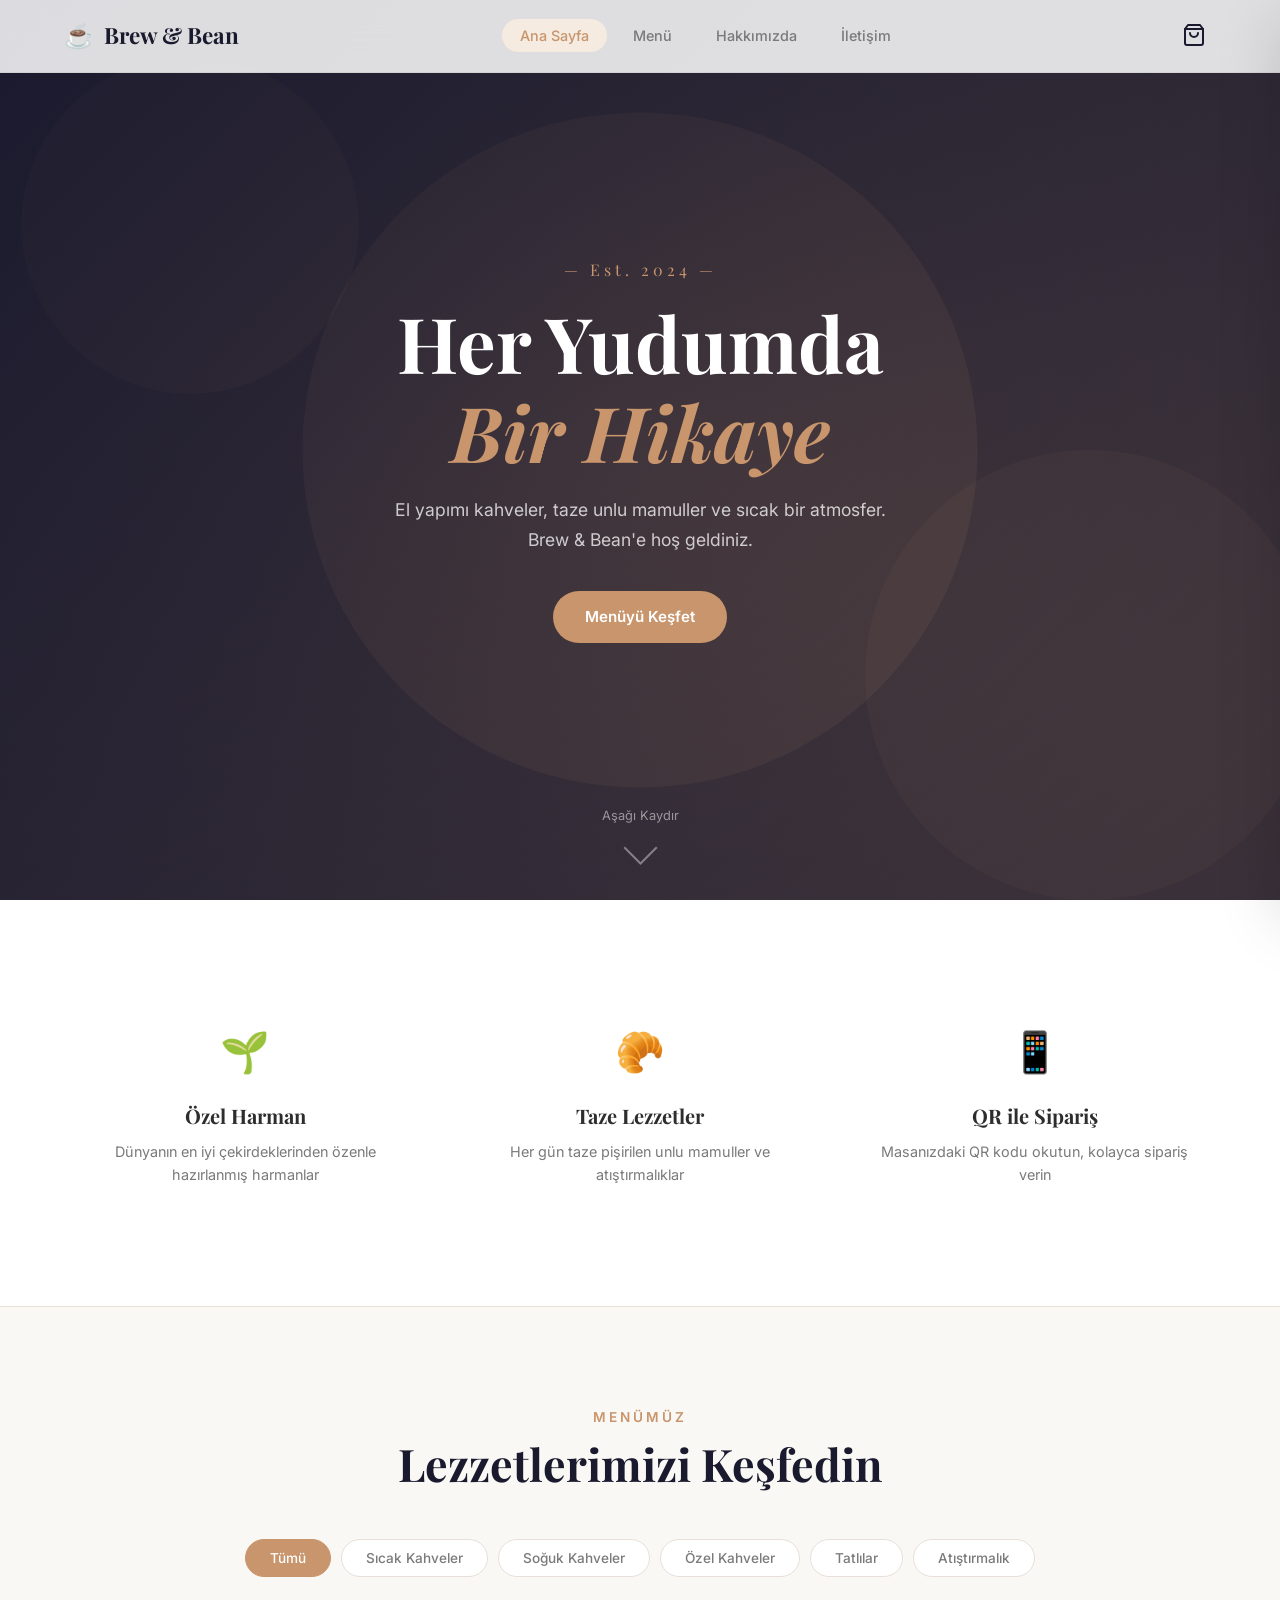
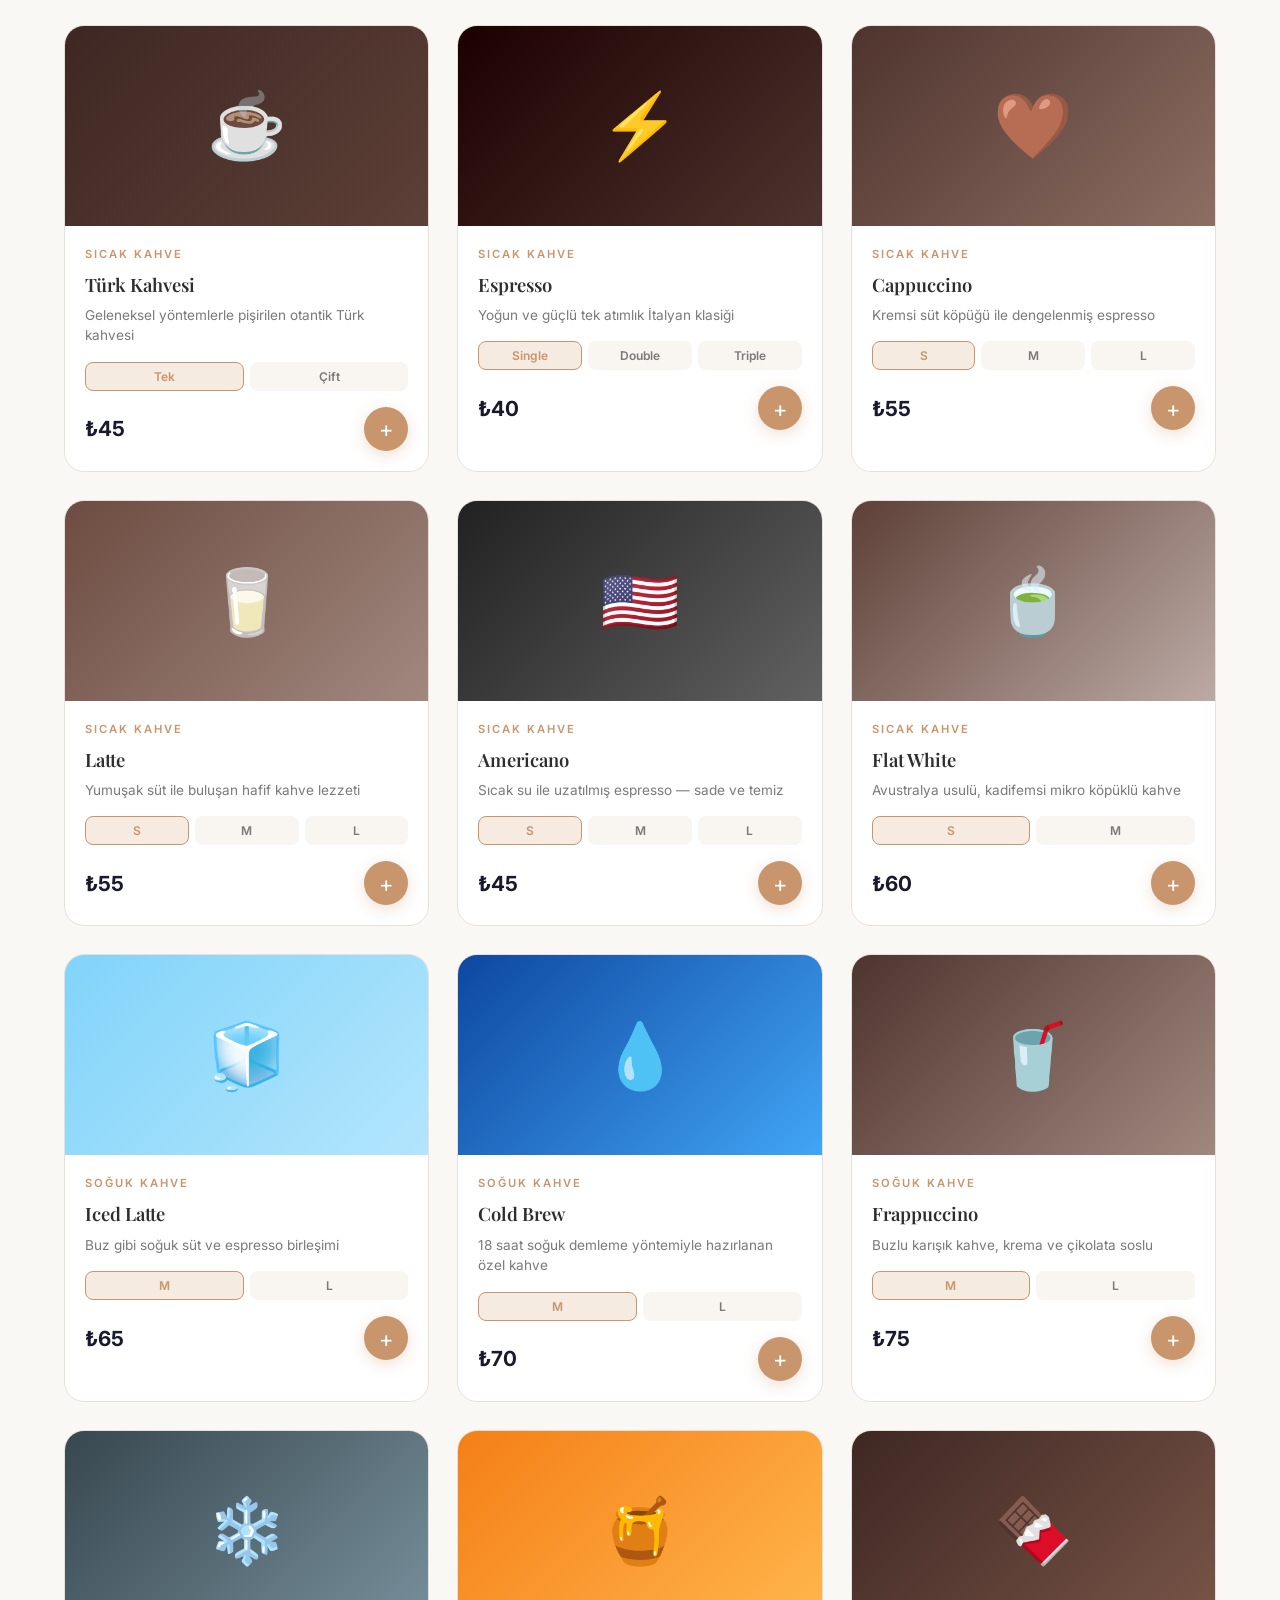
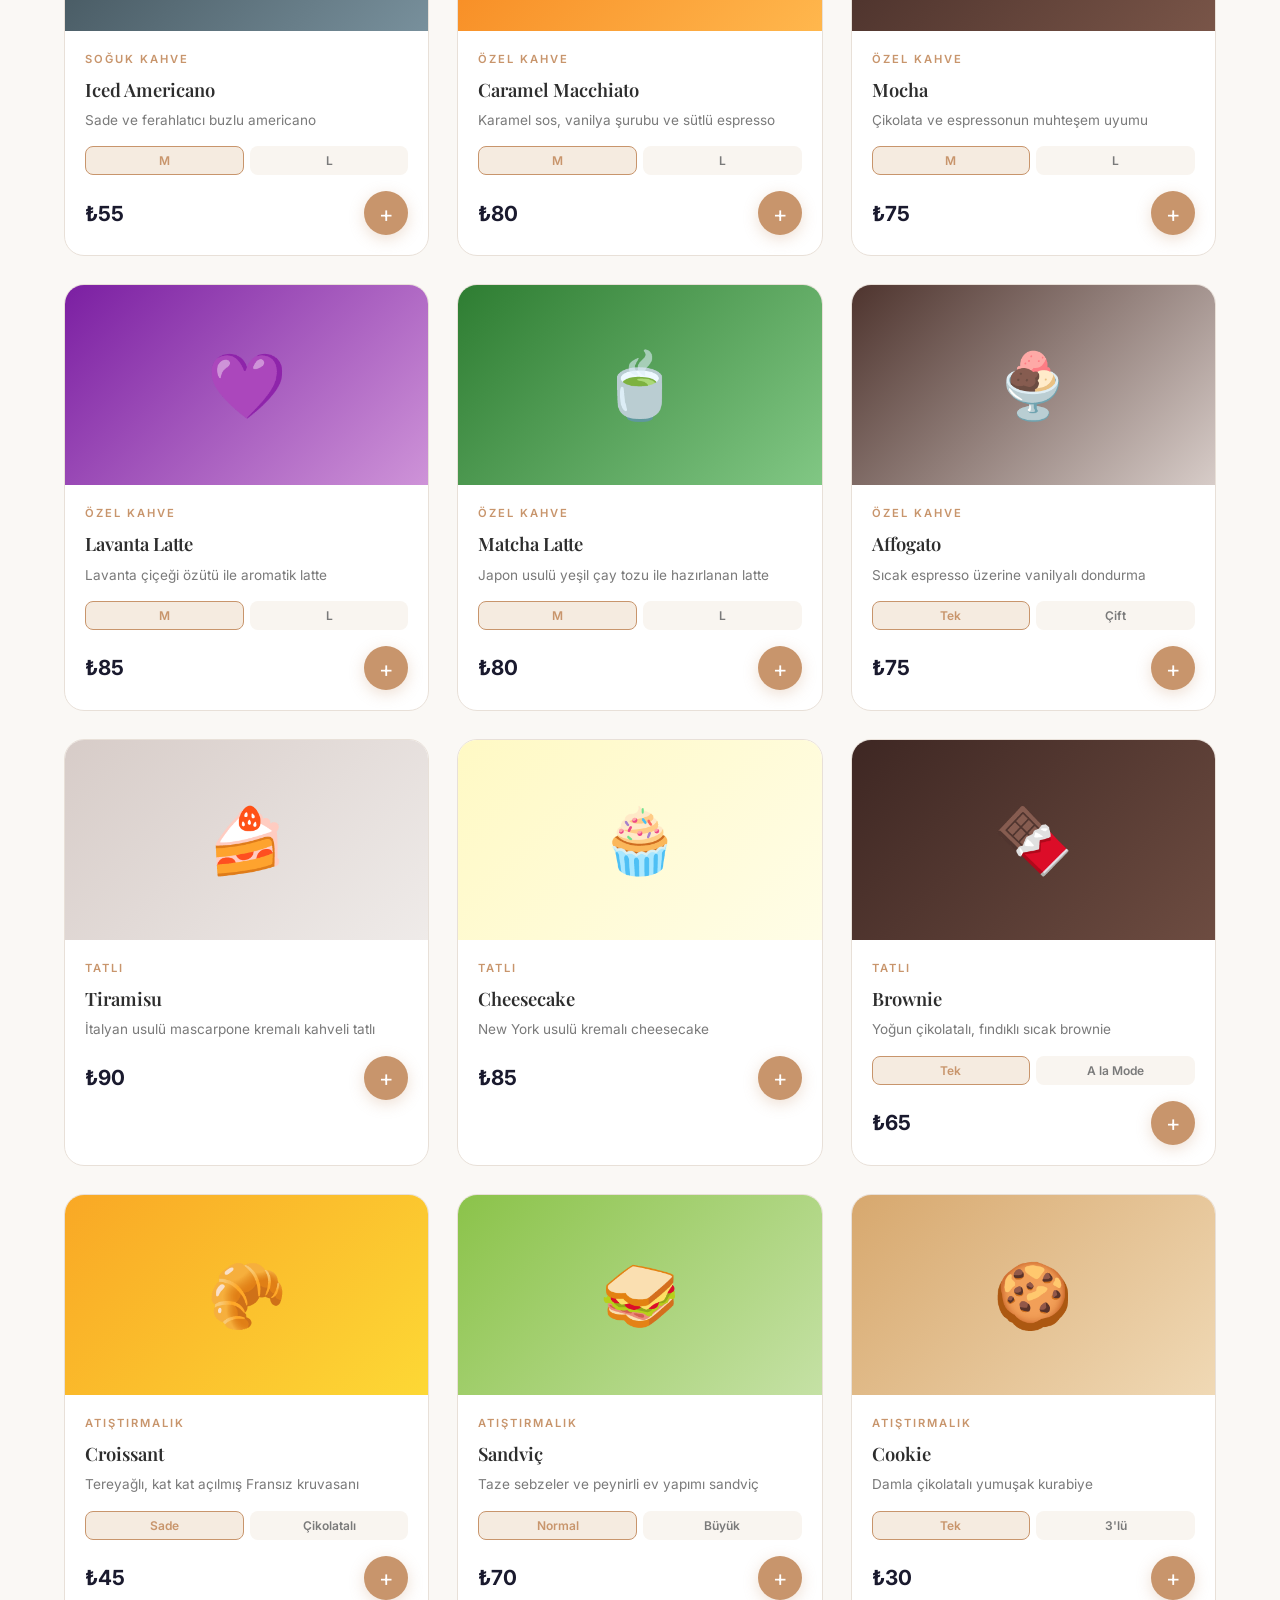
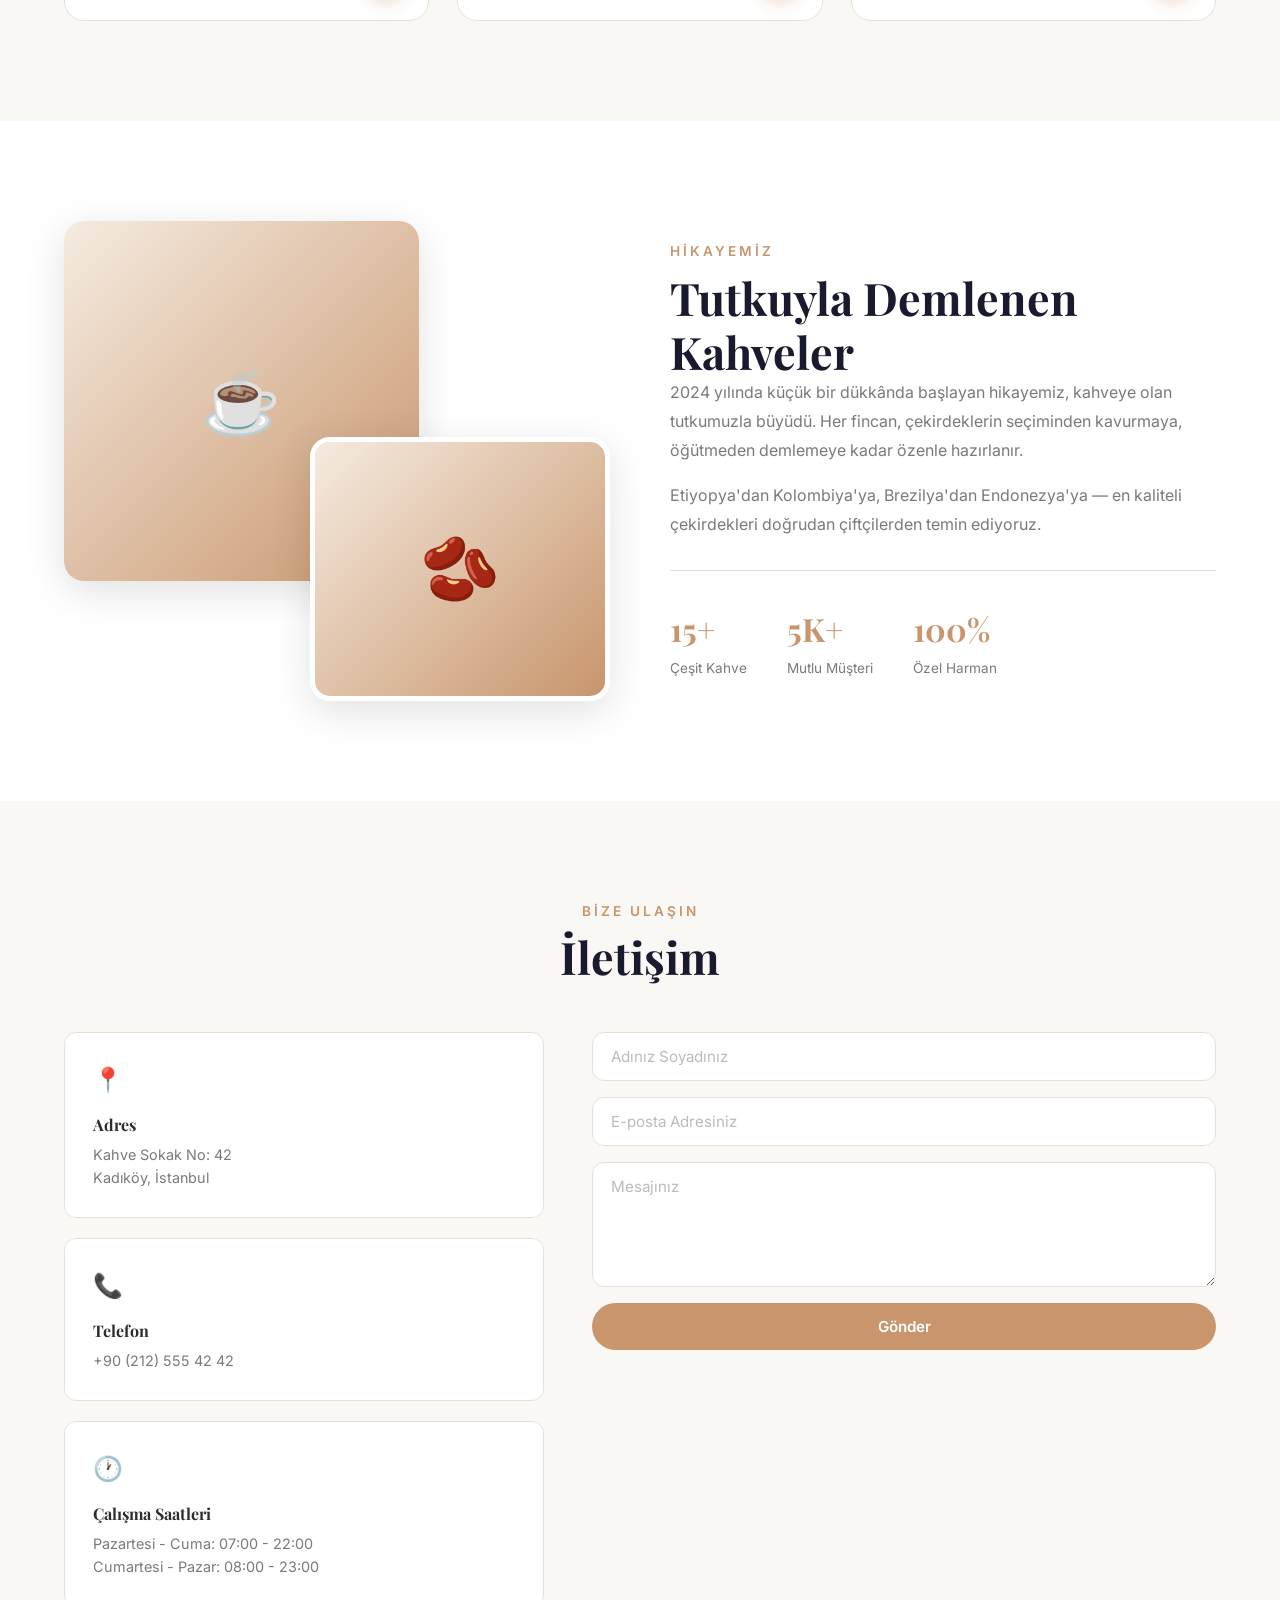
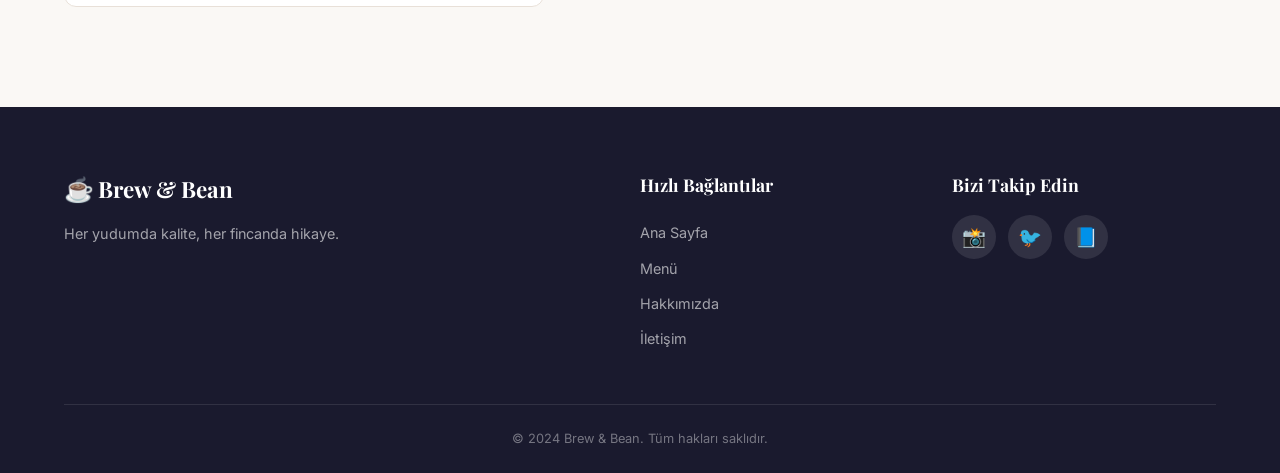
<file: index.html>
<!DOCTYPE html>
<html lang="tr">
<head>
    <meta charset="UTF-8">
    <meta name="viewport" content="width=device-width, initial-scale=1.0">
    <title>Brew & Bean — Artisan Kafe</title>
    <link rel="preconnect" href="https://fonts.googleapis.com">
    <link rel="preconnect" href="https://fonts.gstatic.com" crossorigin>
    <link href="https://fonts.googleapis.com/css2?family=Playfair+Display:wght@400;600;700&family=Inter:wght@300;400;500;600;700&display=swap" rel="stylesheet">
    <link rel="stylesheet" href="style.css?v=2">
</head>
<body>

    <!-- ============ NAV ============ -->
    <nav class="navbar" id="navbar">
        <div class="nav-container">
            <div class="nav-left" style="display:flex; align-items:center; gap:12px;">
                <a href="#hero" class="logo">
                    <span class="logo-icon">☕</span>
                    <span class="logo-text">Brew & Bean</span>
                </a>
                <!-- Masa Numarası Etiketi -->
                <div class="table-badge" id="tableBadge" style="display:none;">
                    🪑 Masa <span id="tableNoDisplay">-</span>
                </div>
            </div>

            <ul class="nav-links">
                <li><a href="#hero">Ana Sayfa</a></li>
                <li><a href="#menu">Menü</a></li>
                <li><a href="#about">Hakkımızda</a></li>
                <li><a href="#contact">İletişim</a></li>
            </ul>

            <div class="nav-right" style="display:flex; align-items:center; gap:8px;">
                <button class="cart-btn" id="cartBtn" aria-label="Sepet">
                    <svg width="24" height="24" viewBox="0 0 24 24" fill="none" stroke="currentColor" stroke-width="2" stroke-linecap="round" stroke-linejoin="round">
                        <path d="M6 2L3 6v14a2 2 0 002 2h14a2 2 0 002-2V6l-3-4z"/>
                        <line x1="3" y1="6" x2="21" y2="6"/>
                        <path d="M16 10a4 4 0 01-8 0"/>
                    </svg>
                    <span class="cart-count" id="cartCount">0</span>
                </button>
                <button class="mobile-toggle" id="mobileToggle" aria-label="Menü">
                    <span></span><span></span><span></span>
                </button>
            </div>
        </div>
    </nav>

    <!-- ============ HERO ============ -->
    <section class="hero" id="hero">
        <div class="hero-overlay"></div>
        <div class="hero-content">
            <p class="hero-subtitle">— Est. 2024 —</p>
            <h1 class="hero-title">Her Yudumda<br><span>Bir Hikaye</span></h1>
            <p class="hero-desc">El yapımı kahveler, taze unlu mamuller ve sıcak bir atmosfer.<br>Brew & Bean'e hoş geldiniz.</p>
            <a href="#menu" class="btn btn-primary">Menüyü Keşfet</a>
        </div>
        <div class="hero-scroll">
            <span>Aşağı Kaydır</span>
            <div class="scroll-arrow"></div>
        </div>
    </section>

    <!-- ============ FEATURES ============ -->
    <section class="features">
        <div class="container">
            <div class="features-grid">
                <div class="feature-card">
                    <div class="feature-icon">🌱</div>
                    <h3>Özel Harman</h3>
                    <p>Dünyanın en iyi çekirdeklerinden özenle hazırlanmış harmanlar</p>
                </div>
                <div class="feature-card">
                    <div class="feature-icon">🥐</div>
                    <h3>Taze Lezzetler</h3>
                    <p>Her gün taze pişirilen unlu mamuller ve atıştırmalıklar</p>
                </div>
                <div class="feature-card">
                    <div class="feature-icon">📱</div>
                    <h3>QR ile Sipariş</h3>
                    <p>Masanızdaki QR kodu okutun, kolayca sipariş verin</p>
                </div>
            </div>
        </div>
    </section>

    <!-- ============ MENU ============ -->
    <section class="menu-section" id="menu">
        <div class="container">
            <div class="section-header">
                <p class="section-subtitle">Menümüz</p>
                <h2 class="section-title">Lezzetlerimizi Keşfedin</h2>
            </div>
            <div class="menu-filters">
                <button class="filter-btn active" data-category="all">Tümü</button>
                <button class="filter-btn" data-category="sicak-kahve">Sıcak Kahveler</button>
                <button class="filter-btn" data-category="soguk-kahve">Soğuk Kahveler</button>
                <button class="filter-btn" data-category="ozel-kahve">Özel Kahveler</button>
                <button class="filter-btn" data-category="tatli">Tatlılar</button>
                <button class="filter-btn" data-category="atistirmalik">Atıştırmalık</button>
            </div>
            <div class="menu-grid" id="menuGrid"></div>
        </div>
    </section>

    <!-- ============ ABOUT ============ -->
    <section class="about-section" id="about">
        <div class="container">
            <div class="about-grid">
                <div class="about-images">
                    <div class="about-img about-img-1">
                        <div class="img-placeholder"><span>☕</span></div>
                    </div>
                    <div class="about-img about-img-2">
                        <div class="img-placeholder"><span>🫘</span></div>
                    </div>
                </div>
                <div class="about-content">
                    <p class="section-subtitle">Hikayemiz</p>
                    <h2 class="section-title">Tutkuyla Demlenen<br>Kahveler</h2>
                    <p class="about-text">2024 yılında küçük bir dükkânda başlayan hikayemiz, kahveye olan tutkumuzla büyüdü. Her fincan, çekirdeklerin seçiminden kavurmaya, öğütmeden demlemeye kadar özenle hazırlanır.</p>
                    <p class="about-text">Etiyopya'dan Kolombiya'ya, Brezilya'dan Endonezya'ya — en kaliteli çekirdekleri doğrudan çiftçilerden temin ediyoruz.</p>
                    <div class="about-stats">
                        <div class="stat">
                            <span class="stat-number">15+</span>
                            <span class="stat-label">Çeşit Kahve</span>
                        </div>
                        <div class="stat">
                            <span class="stat-number">5K+</span>
                            <span class="stat-label">Mutlu Müşteri</span>
                        </div>
                        <div class="stat">
                            <span class="stat-number">100%</span>
                            <span class="stat-label">Özel Harman</span>
                        </div>
                    </div>
                </div>
            </div>
        </div>
    </section>

    <!-- ============ CONTACT ============ -->
    <section class="contact-section" id="contact">
        <div class="container">
            <div class="section-header">
                <p class="section-subtitle">Bize Ulaşın</p>
                <h2 class="section-title">İletişim</h2>
            </div>
            <div class="contact-grid">
                <div class="contact-info">
                    <div class="contact-card">
                        <div class="contact-icon">📍</div>
                        <h4>Adres</h4>
                        <p>Kahve Sokak No: 42<br>Kadıköy, İstanbul</p>
                    </div>
                    <div class="contact-card">
                        <div class="contact-icon">📞</div>
                        <h4>Telefon</h4>
                        <p>+90 (212) 555 42 42</p>
                    </div>
                    <div class="contact-card">
                        <div class="contact-icon">🕐</div>
                        <h4>Çalışma Saatleri</h4>
                        <p>Pazartesi - Cuma: 07:00 - 22:00<br>Cumartesi - Pazar: 08:00 - 23:00</p>
                    </div>
                </div>
                <form class="contact-form" id="contactForm">
                    <div class="form-group">
                        <input type="text" placeholder="Adınız Soyadınız" required>
                    </div>
                    <div class="form-group">
                        <input type="email" placeholder="E-posta Adresiniz" required>
                    </div>
                    <div class="form-group">
                        <textarea placeholder="Mesajınız" rows="5" required></textarea>
                    </div>
                    <button type="submit" class="btn btn-primary">Gönder</button>
                </form>
            </div>
        </div>
    </section>

    <!-- ============ FOOTER ============ -->
    <footer class="footer">
        <div class="container">
            <div class="footer-grid">
                <div class="footer-brand">
                    <span class="logo-icon">☕</span>
                    <span class="logo-text">Brew & Bean</span>
                    <p>Her yudumda kalite, her fincanda hikaye.</p>
                </div>
                <div class="footer-links">
                    <h4>Hızlı Bağlantılar</h4>
                    <a href="#hero">Ana Sayfa</a>
                    <a href="#menu">Menü</a>
                    <a href="#about">Hakkımızda</a>
                    <a href="#contact">İletişim</a>
                </div>
                <div class="footer-social">
                    <h4>Bizi Takip Edin</h4>
                    <div class="social-icons">
                        <a href="#" aria-label="Instagram">📸</a>
                        <a href="#" aria-label="Twitter">🐦</a>
                        <a href="#" aria-label="Facebook">📘</a>
                    </div>
                </div>
            </div>
            <div class="footer-bottom">
                <p>© 2024 Brew & Bean. Tüm hakları saklıdır.</p>
            </div>
        </div>
    </footer>

    <!-- ============ SEPET PANEL ============ -->
    <div class="cart-overlay" id="cartOverlay"></div>
    <aside class="cart-panel" id="cartPanel">
        <div class="cart-header">
            <h3>Sepetiniz</h3>
            <button class="cart-close" id="cartClose" aria-label="Sepeti Kapat">✕</button>
        </div>
        <div class="cart-items" id="cartItems">
            <div class="cart-empty" id="cartEmpty">
                <span>🛒</span>
                <p>Sepetiniz boş</p>
            </div>
        </div>
        <div class="cart-footer" id="cartFooter" style="display:none;">
            <div class="cart-total">
                <span>Toplam</span>
                <span id="cartTotal">₺0</span>
            </div>
            <button class="btn btn-primary btn-full" id="checkoutBtn">Sipariş Ver</button>
        </div>
    </aside>

    <!-- ============ SİPARİŞ / ÖDEME MODAL ============ -->
    <dialog class="checkout-dialog" id="checkoutDialog">
        <div class="dialog-content">
            <button class="dialog-close" id="dialogClose" aria-label="Kapat">✕</button>

            <!-- Step 1: Sipariş Özeti -->
            <div class="checkout-step" id="step1">
                <h2>Sipariş Özeti</h2>
                <div class="order-summary" id="orderSummary"></div>
                <div class="order-total-row">
                    <span>Toplam Tutar:</span>
                    <span class="order-total" id="orderTotal">₺0</span>
                </div>
                <button class="btn btn-primary btn-full" id="toStep2">Devam Et →</button>
            </div>

            <!-- Step 2: Bilgiler + Ödeme -->
            <div class="checkout-step hidden" id="step2">
                <h2>Bilgileriniz & Ödeme</h2>
                <form id="orderForm" class="checkout-form">
                    <div class="form-row">
                        <div class="form-group">
                            <label for="fullName">Ad Soyad</label>
                            <input type="text" id="fullName" required placeholder="Adınız Soyadınız">
                        </div>
                        <div class="form-group">
                            <label for="phone">Telefon (Opsiyonel)</label>
                            <input type="tel" id="phone" placeholder="05xx xxx xx xx">
                        </div>
                    </div>
                    <div class="form-group">
                        <label for="note">Sipariş Notu (Opsiyonel)</label>
                        <textarea id="note" rows="2" placeholder="Ekstra süt, az şekerli vb."></textarea>
                    </div>
                    <div class="form-group">
                        <label>Ödeme Yöntemi</label>
                        <div class="radio-group">
                            <label class="radio-card">
                                <input type="radio" name="payment" value="kart" checked>
                                <div class="radio-content">
                                    <span class="radio-icon">💳</span>
                                    <div>
                                        <strong>Kredi / Banka Kartı</strong>
                                        <p>Kasada kartla ödeme</p>
                                    </div>
                                </div>
                            </label>
                            <label class="radio-card">
                                <input type="radio" name="payment" value="nakit">
                                <div class="radio-content">
                                    <span class="radio-icon">💵</span>
                                    <div>
                                        <strong>Nakit</strong>
                                        <p>Kasada nakit ödeme</p>
                                    </div>
                                </div>
                            </label>
                        </div>
                    </div>

                    <div class="order-final-total">
                        <div class="total-line total-grand">
                            <span>Toplam Tutar</span>
                            <span id="finalTotal">₺0</span>
                        </div>
                    </div>

                    <div class="form-actions">
                        <button type="button" class="btn btn-secondary" id="backToStep1">← Geri</button>
                        <button type="submit" class="btn btn-primary btn-success" id="placeOrderBtn">
                            <span class="btn-icon">🔒</span> Siparişi Onayla
                        </button>
                    </div>
                </form>
            </div>

            <!-- Step 3: Başarılı + Takip -->
            <div class="checkout-step hidden" id="step3">
                <div class="success-screen">
                    <div class="success-icon">✅</div>
                    <h2>Siparişiniz Alındı!</h2>
                    <p class="success-order-no">Sipariş No: <strong id="orderNo"></strong></p>
                    <p>Siparişiniz hazırlanmaya başlandığında bilgilendirileceksiniz.</p>

                    <!-- Sipariş Takip -->
                    <div class="order-tracker" id="orderTracker">
                        <div class="tracker-step active" data-status="alindi">
                            <div class="tracker-dot"></div>
                            <span>Alındı</span>
                        </div>
                        <div class="tracker-line"></div>
                        <div class="tracker-step" data-status="hazirlaniyor">
                            <div class="tracker-dot"></div>
                            <span>Hazırlanıyor</span>
                        </div>
                        <div class="tracker-line"></div>
                        <div class="tracker-step" data-status="hazir">
                            <div class="tracker-dot"></div>
                            <span>Hazır</span>
                        </div>
                        <div class="tracker-line"></div>
                        <div class="tracker-step" data-status="teslim_edildi">
                            <div class="tracker-dot"></div>
                            <span>Teslim Edildi</span>
                        </div>
                    </div>

                    <div class="success-details" id="successDetails"></div>
                    <button class="btn btn-primary" id="closeSuccess">Tamam</button>
                </div>
            </div>
        </div>
    </dialog>

    <!-- ============ MASA SEÇİM MODAL ============ -->
    <dialog class="checkout-dialog" id="tableDialog">
        <div class="dialog-content" style="text-align:center; padding:48px 36px;">
            <div style="font-size:3rem; margin-bottom:16px;">🪑</div>
            <h2 style="font-family:var(--font-display,'Playfair Display',serif); margin-bottom:8px;">Masa Numarası Gerekli</h2>
            <p style="color:var(--clr-text-muted,#7a7a7a); margin-bottom:24px;">Sipariş verebilmek için lütfen masanızdaki QR kodu okutun veya masa numaranızı girin.</p>
            <div class="form-group" style="max-width:200px; margin:0 auto 20px;">
                <input type="number" id="manualTableNo" min="1" max="99" placeholder="Masa No" style="text-align:center; font-size:1.2rem; padding:14px;">
            </div>
            <button class="btn btn-primary" id="setTableBtn">Devam Et</button>
        </div>
    </dialog>

    <!-- ============ TOAST BİLDİRİM ============ -->
    <div class="toast-container" id="toastContainer"></div>

    <script src="app.js"></script>
<script src="lang.js"></script>
</body>
</html>
</file>
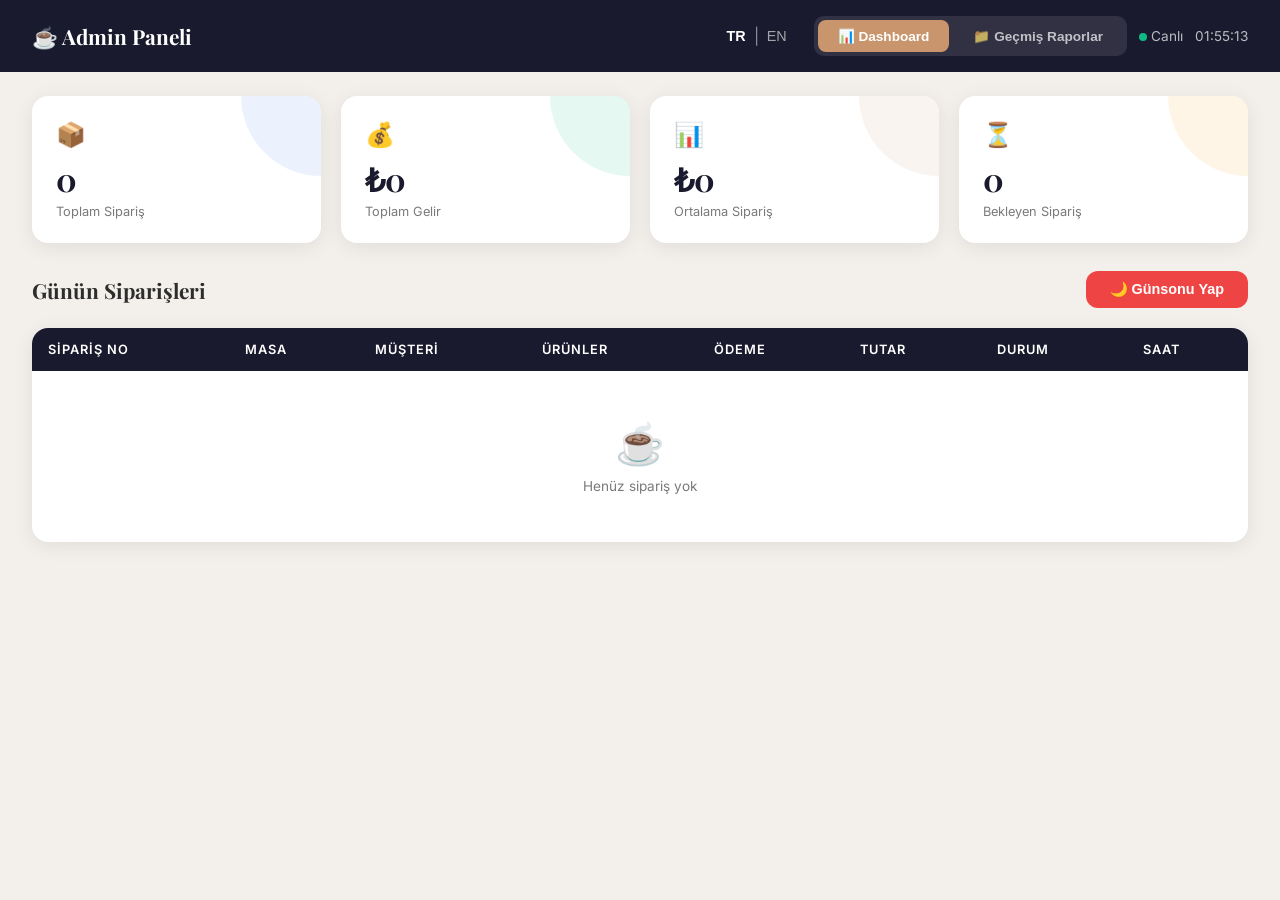
<file: admin.html>
<!DOCTYPE html>
<html lang="tr">
<head>
    <meta charset="UTF-8">
    <meta name="viewport" content="width=device-width, initial-scale=1.0">
    <title>Brew & Bean — Admin Paneli</title>
    <link rel="preconnect" href="https://fonts.googleapis.com">
    <link rel="preconnect" href="https://fonts.gstatic.com" crossorigin>
    <link href="https://fonts.googleapis.com/css2?family=Playfair+Display:wght@400;600;700&family=Inter:wght@300;400;500;600;700&display=swap" rel="stylesheet">
    <style>
        :root {
            --clr-primary: #1a1a2e;
            --clr-accent: #c8956c;
            --clr-accent-hover: #b07a54;
            --clr-accent-light: #f5ebe0;
            --clr-bg: #f3f0eb;
            --clr-surface: #ffffff;
            --clr-text: #2d2d2d;
            --clr-text-muted: #7a7a7a;
            --clr-border: #e8e0d8;
            --clr-success: #10b981;
            --clr-danger: #ef4444;

            --status-alindi: #3b82f6;
            --status-hazirlaniyor: #f59e0b;
            --status-hazir: #10b981;
            --status-teslim: #6b7280;

            --font-display: 'Playfair Display', Georgia, serif;
            --font-body: 'Inter', -apple-system, sans-serif;
            --radius: 16px;
            --shadow: 0 4px 20px rgba(0,0,0,.08);
        }

        *, *::before, *::after { box-sizing: border-box; margin: 0; padding: 0; }

        body {
            font-family: var(--font-body);
            background: var(--clr-bg);
            color: var(--clr-text);
            min-height: 100vh;
        }

        /* ---- TOP BAR ---- */
        .topbar {
            background: var(--clr-primary);
            color: #fff;
            padding: 16px 32px;
            display: flex;
            align-items: center;
            justify-content: space-between;
            position: sticky;
            top: 0;
            z-index: 100;
        }

        .topbar-left {
            display: flex;
            align-items: center;
            gap: 14px;
        }

        .topbar h1 {
            font-family: var(--font-display);
            font-size: 1.3rem;
        }

        .topbar-right {
            display: flex;
            align-items: center;
            gap: 12px;
        }

        .live-dot {
            width: 8px;
            height: 8px;
            border-radius: 50%;
            background: #10b981;
            animation: pulse 2s infinite;
            display: inline-block;
        }

        @keyframes pulse {
            0%, 100% { opacity: 1; }
            50% { opacity: .4; }
        }

        /* ---- TABS ---- */
        .tabs {
            display: flex;
            gap: 4px;
            background: rgba(255,255,255,.1);
            border-radius: 10px;
            padding: 4px;
        }

        .tab-btn {
            padding: 8px 20px;
            border: none;
            border-radius: 8px;
            font-size: .85rem;
            font-weight: 600;
            cursor: pointer;
            transition: .2s;
            color: rgba(255,255,255,.7);
            background: transparent;
        }

        .tab-btn.active {
            background: var(--clr-accent);
            color: #fff;
        }

        .tab-btn:hover:not(.active) {
            color: #fff;
            background: rgba(255,255,255,.1);
        }

        /* ---- MAIN CONTENT ---- */
        .main { padding: 24px 32px; }

        .tab-content { display: none; }
        .tab-content.active { display: block; }

        /* ---- STATS GRID ---- */
        .stats-grid {
            display: grid;
            grid-template-columns: repeat(4, 1fr);
            gap: 20px;
            margin-bottom: 28px;
        }

        .stat-card {
            background: var(--clr-surface);
            border-radius: var(--radius);
            padding: 24px;
            box-shadow: var(--shadow);
            position: relative;
            overflow: hidden;
        }

        .stat-card::after {
            content: '';
            position: absolute;
            top: 0;
            right: 0;
            width: 80px;
            height: 80px;
            border-radius: 0 0 0 80px;
            opacity: .1;
        }

        .stat-card:nth-child(1)::after { background: var(--status-alindi); }
        .stat-card:nth-child(2)::after { background: var(--clr-success); }
        .stat-card:nth-child(3)::after { background: var(--clr-accent); }
        .stat-card:nth-child(4)::after { background: var(--status-hazirlaniyor); }

        .stat-icon {
            font-size: 1.5rem;
            margin-bottom: 8px;
        }

        .stat-value {
            font-size: 2rem;
            font-weight: 700;
            color: var(--clr-primary);
            font-family: var(--font-display);
        }

        .stat-label {
            font-size: .8rem;
            color: var(--clr-text-muted);
            margin-top: 4px;
        }

        /* ---- ORDERS TABLE ---- */
        .section-bar {
            display: flex;
            justify-content: space-between;
            align-items: center;
            margin-bottom: 20px;
        }

        .section-bar h2 {
            font-family: var(--font-display);
            font-size: 1.3rem;
        }

        .end-day-btn {
            background: var(--clr-danger);
            color: #fff;
            border: none;
            padding: 10px 24px;
            border-radius: 12px;
            font-weight: 600;
            font-size: .9rem;
            cursor: pointer;
            transition: .2s;
            display: flex;
            align-items: center;
            gap: 8px;
        }

        .end-day-btn:hover {
            background: #dc2626;
            transform: translateY(-1px);
        }

        .table-wrap {
            background: var(--clr-surface);
            border-radius: var(--radius);
            overflow: hidden;
            box-shadow: var(--shadow);
        }

        table {
            width: 100%;
            border-collapse: collapse;
        }

        thead th {
            background: var(--clr-primary);
            color: #fff;
            padding: 14px 16px;
            text-align: left;
            font-size: .8rem;
            text-transform: uppercase;
            letter-spacing: 1px;
            font-weight: 600;
        }

        tbody td {
            padding: 14px 16px;
            border-bottom: 1px solid var(--clr-border);
            font-size: .85rem;
        }

        tbody tr:hover {
            background: var(--clr-accent-light);
        }

        tbody tr:last-child td {
            border-bottom: none;
        }

        .status-badge {
            display: inline-flex;
            align-items: center;
            gap: 5px;
            padding: 4px 12px;
            border-radius: 20px;
            font-size: .75rem;
            font-weight: 600;
        }

        .badge-alindi { background: #dbeafe; color: #1d4ed8; }
        .badge-hazirlaniyor { background: #fef3c7; color: #b45309; }
        .badge-hazir { background: #d1fae5; color: #047857; }
        .badge-teslim_edildi { background: #f3f4f6; color: #4b5563; }

        .payment-badge {
            display: inline-flex;
            align-items: center;
            gap: 4px;
            font-size: .85rem;
        }

        .table-empty {
            padding: 48px;
            text-align: center;
            color: var(--clr-text-muted);
        }

        .table-empty span {
            font-size: 2.5rem;
            display: block;
            margin-bottom: 10px;
        }

        /* ---- REPORTS TAB ---- */
        .reports-list {
            display: flex;
            flex-direction: column;
            gap: 12px;
        }

        .report-card {
            background: var(--clr-surface);
            border-radius: var(--radius);
            padding: 24px;
            box-shadow: var(--shadow);
            cursor: pointer;
            transition: .2s;
            display: grid;
            grid-template-columns: auto 1fr repeat(3, auto);
            gap: 24px;
            align-items: center;
        }

        .report-card:hover {
            transform: translateY(-2px);
            box-shadow: 0 8px 30px rgba(0,0,0,.12);
        }

        .report-date {
            font-family: var(--font-display);
            font-size: 1.1rem;
            font-weight: 600;
            white-space: nowrap;
        }

        .report-stat {
            text-align: center;
        }

        .report-stat-value {
            font-weight: 700;
            font-size: 1.1rem;
            color: var(--clr-primary);
        }

        .report-stat-label {
            font-size: .75rem;
            color: var(--clr-text-muted);
        }

        .report-arrow {
            color: var(--clr-text-muted);
            font-size: 1.2rem;
        }

        .reports-empty {
            text-align: center;
            padding: 60px;
            color: var(--clr-text-muted);
        }

        .reports-empty span {
            font-size: 3rem;
            display: block;
            margin-bottom: 10px;
        }

        /* ---- MODAL ---- */
        .modal-overlay {
            position: fixed;
            inset: 0;
            background: rgba(0,0,0,.5);
            backdrop-filter: blur(4px);
            z-index: 200;
            display: none;
            align-items: center;
            justify-content: center;
        }

        .modal-overlay.open {
            display: flex;
        }

        .modal {
            background: var(--clr-surface);
            border-radius: var(--radius);
            padding: 36px;
            max-width: 600px;
            width: 90%;
            max-height: 80vh;
            overflow-y: auto;
            box-shadow: 0 20px 60px rgba(0,0,0,.2);
            animation: modalIn .3s ease;
        }

        @keyframes modalIn {
            from { opacity: 0; transform: scale(.95) translateY(10px); }
            to { opacity: 1; transform: scale(1) translateY(0); }
        }

        .modal h2 {
            font-family: var(--font-display);
            margin-bottom: 20px;
            font-size: 1.4rem;
        }

        .modal-actions {
            display: flex;
            gap: 12px;
            margin-top: 24px;
        }

        .modal-btn {
            flex: 1;
            padding: 12px;
            border: none;
            border-radius: 12px;
            font-weight: 600;
            font-size: .9rem;
            cursor: pointer;
            transition: .2s;
        }

        .modal-btn-cancel {
            background: var(--clr-bg);
            color: var(--clr-text);
        }

        .modal-btn-danger {
            background: var(--clr-danger);
            color: #fff;
        }

        .modal-btn:hover { transform: translateY(-1px); }

        /* End of day summary */
        .eod-summary {
            display: grid;
            grid-template-columns: 1fr 1fr;
            gap: 16px;
            margin-top: 16px;
        }

        .eod-stat {
            background: var(--clr-bg);
            padding: 16px;
            border-radius: 12px;
            text-align: center;
        }

        .eod-stat-value {
            font-size: 1.5rem;
            font-weight: 700;
            color: var(--clr-primary);
            font-family: var(--font-display);
        }

        .eod-stat-label {
            font-size: .8rem;
            color: var(--clr-text-muted);
            margin-top: 4px;
        }

        .eod-top-items {
            margin-top: 16px;
        }

        .eod-top-items h4 {
            font-size: .9rem;
            margin-bottom: 8px;
        }

        .eod-top-item {
            display: flex;
            justify-content: space-between;
            padding: 6px 0;
            font-size: .85rem;
            border-bottom: 1px solid var(--clr-border);
        }

        /* ---- REPORT DETAIL MODAL ---- */
        .report-detail-table {
            width: 100%;
            border-collapse: collapse;
            margin-top: 16px;
            font-size: .8rem;
        }

        .report-detail-table th {
            background: var(--clr-bg);
            padding: 10px 12px;
            text-align: left;
            font-weight: 600;
        }

        .report-detail-table td {
            padding: 8px 12px;
            border-bottom: 1px solid var(--clr-border);
        }

        /* ---- RESPONSIVE ---- */
        @media (max-width: 1024px) {
            .stats-grid { grid-template-columns: repeat(2, 1fr); }
            .report-card { grid-template-columns: 1fr; gap: 12px; }
        }

        @media (max-width: 768px) {
            .main { padding: 16px; }
            .topbar { padding: 12px 16px; flex-wrap: wrap; gap: 10px; }
            .stats-grid { grid-template-columns: 1fr; }
            .table-wrap { overflow-x: auto; }
            table { min-width: 600px; }
        }
    </style>
</head>
<body>

    <!-- TOP BAR -->
    <div class="topbar">
        <div class="topbar-left">
            <h1>☕ Admin Paneli</h1>
        </div>
        <div class="topbar-right">
            <div class="tabs">
                <button class="tab-btn active" data-tab="dashboard">📊 Dashboard</button>
                <button class="tab-btn" data-tab="reports">📁 Geçmiş Raporlar</button>
            </div>
            <span style="color:rgba(255,255,255,.7); font-size:.85rem;"><span class="live-dot"></span> Canlı</span>
            <span id="clock" style="color:rgba(255,255,255,.7); font-size:.85rem;"></span>
        </div>
    </div>

    <div class="main">
        <!-- ===== DASHBOARD TAB ===== -->
        <div class="tab-content active" id="tabDashboard">
            <!-- İstatistikler -->
            <div class="stats-grid">
                <div class="stat-card">
                    <div class="stat-icon">📦</div>
                    <div class="stat-value" id="statOrders">0</div>
                    <div class="stat-label">Toplam Sipariş</div>
                </div>
                <div class="stat-card">
                    <div class="stat-icon">💰</div>
                    <div class="stat-value" id="statRevenue">₺0</div>
                    <div class="stat-label">Toplam Gelir</div>
                </div>
                <div class="stat-card">
                    <div class="stat-icon">📊</div>
                    <div class="stat-value" id="statAvg">₺0</div>
                    <div class="stat-label">Ortalama Sipariş</div>
                </div>
                <div class="stat-card">
                    <div class="stat-icon">⏳</div>
                    <div class="stat-value" id="statPending">0</div>
                    <div class="stat-label">Bekleyen Sipariş</div>
                </div>
            </div>

            <!-- Sipariş Tablosu -->
            <div class="section-bar">
                <h2>Günün Siparişleri</h2>
                <button class="end-day-btn" id="endDayBtn">
                    🌙 Günsonu Yap
                </button>
            </div>

            <div class="table-wrap">
                <table>
                    <thead>
                        <tr>
                            <th>Sipariş No</th>
                            <th>Masa</th>
                            <th>Müşteri</th>
                            <th>Ürünler</th>
                            <th>Ödeme</th>
                            <th>Tutar</th>
                            <th>Durum</th>
                            <th>Saat</th>
                        </tr>
                    </thead>
                    <tbody id="ordersBody">
                        <tr>
                            <td colspan="8" class="table-empty">
                                <span>☕</span>
                                Henüz sipariş yok
                            </td>
                        </tr>
                    </tbody>
                </table>
            </div>
        </div>

        <!-- ===== RAPORLAR TAB ===== -->
        <div class="tab-content" id="tabReports">
            <div class="section-bar">
                <h2>Geçmiş Günsonu Raporları</h2>
            </div>
            <div class="reports-list" id="reportsList">
                <div class="reports-empty">
                    <span>📊</span>
                    Henüz günsonu raporu yok
                </div>
            </div>
        </div>
    </div>

    <!-- ===== GÜNSONU ONAY MODAL ===== -->
    <div class="modal-overlay" id="endDayModal">
        <div class="modal">
            <h2>🌙 Günsonu Yap</h2>
            <p style="color:var(--clr-text-muted); margin-bottom: 16px;">
                Bu işlem günün tüm sipariş verilerini arşivleyecek ve aktif siparişleri sıfırlayacaktır.
                Bu işlem geri alınamaz.
            </p>
            <div id="endDayPreview"></div>
            <div class="modal-actions">
                <button class="modal-btn modal-btn-cancel" id="endDayCancel">İptal</button>
                <button class="modal-btn modal-btn-danger" id="endDayConfirm">🌙 Günsonu Onayla</button>
            </div>
        </div>
    </div>

    <!-- ===== GÜNSONU SONUÇ MODAL ===== -->
    <div class="modal-overlay" id="endDayResultModal">
        <div class="modal">
            <h2 style="text-align:center;">✅ Günsonu Tamamlandı</h2>
            <div id="endDayResult"></div>
            <div class="modal-actions">
                <button class="modal-btn modal-btn-cancel" onclick="document.getElementById('endDayResultModal').classList.remove('open')" style="flex:none; width:100%;">Tamam</button>
            </div>
        </div>
    </div>

    <!-- ===== RAPOR DETAY MODAL ===== -->
    <div class="modal-overlay" id="reportDetailModal">
        <div class="modal" style="max-width:700px;">
            <h2 id="reportDetailTitle">Rapor Detayı</h2>
            <div id="reportDetailContent"></div>
            <div class="modal-actions">
                <button class="modal-btn modal-btn-cancel" onclick="document.getElementById('reportDetailModal').classList.remove('open')" style="flex:none; width:100%;">Kapat</button>
            </div>
        </div>
    </div>

    <script src="admin.js"></script>
<script src="lang.js"></script>
</body>
</html>
</file>
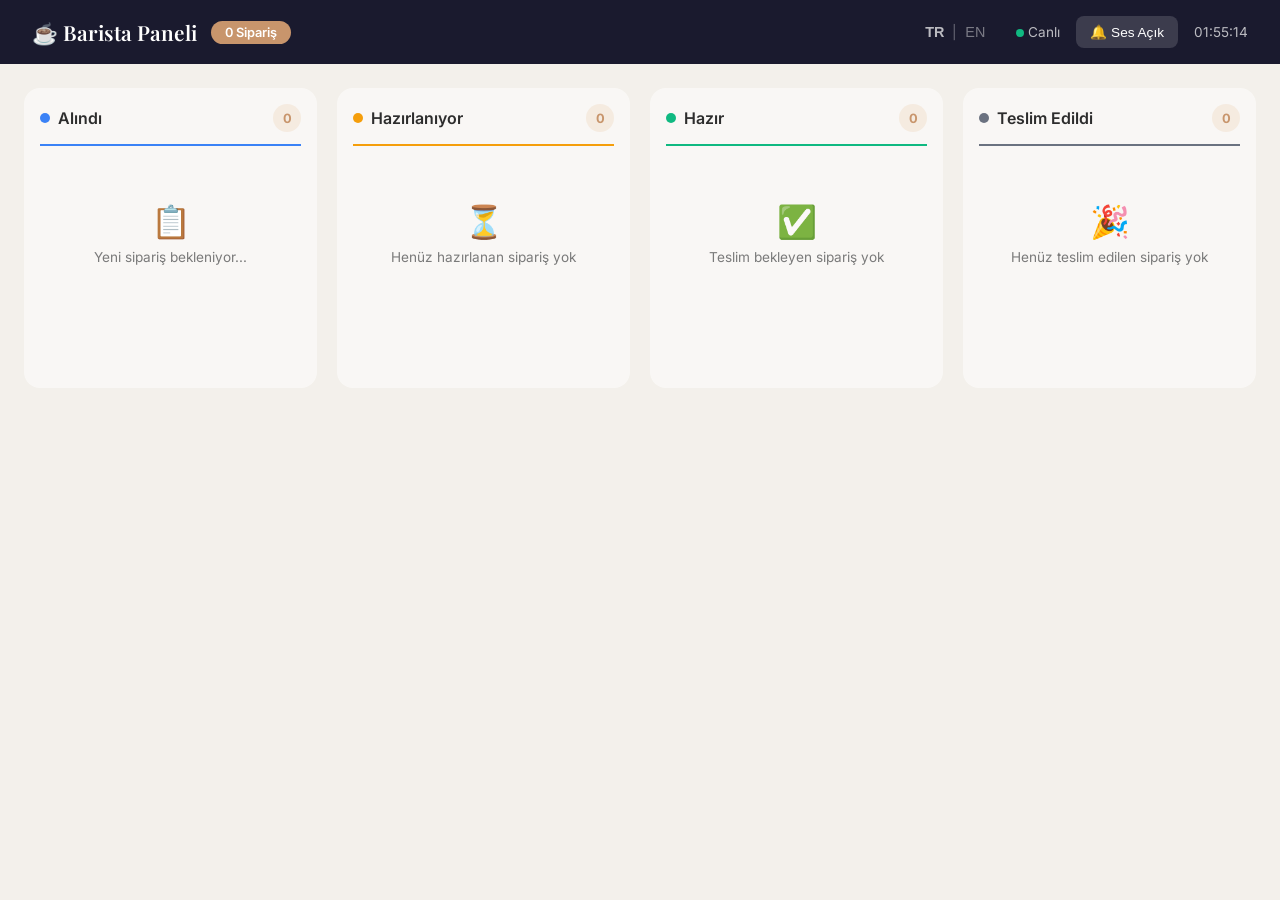
<file: barista.html>
<!DOCTYPE html>
<html lang="tr">
<head>
    <meta charset="UTF-8">
    <meta name="viewport" content="width=device-width, initial-scale=1.0">
    <title>Brew & Bean — Barista Paneli</title>
    <link rel="preconnect" href="https://fonts.googleapis.com">
    <link rel="preconnect" href="https://fonts.gstatic.com" crossorigin>
    <link href="https://fonts.googleapis.com/css2?family=Playfair+Display:wght@400;600;700&family=Inter:wght@300;400;500;600;700&display=swap" rel="stylesheet">
    <style>
        /* ========= BARISTA PANEL STYLES ========= */
        :root {
            --clr-primary: #1a1a2e;
            --clr-accent: #c8956c;
            --clr-accent-hover: #b07a54;
            --clr-accent-light: #f5ebe0;
            --clr-bg: #f3f0eb;
            --clr-surface: #ffffff;
            --clr-text: #2d2d2d;
            --clr-text-muted: #7a7a7a;
            --clr-border: #e8e0d8;

            --status-alindi: #3b82f6;
            --status-hazirlaniyor: #f59e0b;
            --status-hazir: #10b981;
            --status-teslim: #6b7280;

            --font-display: 'Playfair Display', Georgia, serif;
            --font-body: 'Inter', -apple-system, sans-serif;
            --radius: 16px;
            --shadow: 0 4px 20px rgba(0,0,0,.08);
        }

        *, *::before, *::after { box-sizing: border-box; margin: 0; padding: 0; }

        body {
            font-family: var(--font-body);
            background: var(--clr-bg);
            color: var(--clr-text);
            min-height: 100vh;
        }

        /* ---- TOP BAR ---- */
        .topbar {
            background: var(--clr-primary);
            color: #fff;
            padding: 16px 32px;
            display: flex;
            align-items: center;
            justify-content: space-between;
            position: sticky;
            top: 0;
            z-index: 100;
        }

        .topbar-left {
            display: flex;
            align-items: center;
            gap: 14px;
        }

        .topbar h1 {
            font-family: var(--font-display);
            font-size: 1.3rem;
            font-weight: 600;
        }

        .topbar-badge {
            background: var(--clr-accent);
            color: #fff;
            padding: 4px 14px;
            border-radius: 20px;
            font-size: .8rem;
            font-weight: 600;
        }

        .topbar-right {
            display: flex;
            align-items: center;
            gap: 16px;
            font-size: .85rem;
            color: rgba(255,255,255,.7);
        }

        .live-dot {
            width: 8px;
            height: 8px;
            border-radius: 50%;
            background: #10b981;
            animation: pulse 2s infinite;
            display: inline-block;
        }

        @keyframes pulse {
            0%, 100% { opacity: 1; }
            50% { opacity: .4; }
        }

        .sound-toggle {
            background: rgba(255,255,255,.15);
            border: none;
            color: #fff;
            padding: 8px 14px;
            border-radius: 8px;
            cursor: pointer;
            font-size: .85rem;
            transition: .2s;
        }
        .sound-toggle:hover { background: rgba(255,255,255,.25); }

        /* ---- KANBAN BOARD ---- */
        .kanban {
            display: grid;
            grid-template-columns: repeat(4, 1fr);
            gap: 20px;
            padding: 24px;
            min-height: calc(100vh - 64px);
            align-items: start;
        }

        .kanban-column {
            background: rgba(255,255,255,.5);
            border-radius: var(--radius);
            padding: 16px;
            min-height: 300px;
        }

        .column-header {
            display: flex;
            align-items: center;
            justify-content: space-between;
            margin-bottom: 16px;
            padding-bottom: 12px;
            border-bottom: 2px solid var(--clr-border);
        }

        .column-header h2 {
            font-size: 1rem;
            font-weight: 600;
            display: flex;
            align-items: center;
            gap: 8px;
        }

        .column-header .dot {
            width: 10px;
            height: 10px;
            border-radius: 50%;
        }

        .column-count {
            background: var(--clr-accent-light);
            color: var(--clr-accent);
            width: 28px;
            height: 28px;
            border-radius: 50%;
            display: flex;
            align-items: center;
            justify-content: center;
            font-size: .8rem;
            font-weight: 700;
        }

        .col-alindi .dot { background: var(--status-alindi); }
        .col-hazirlaniyor .dot { background: var(--status-hazirlaniyor); }
        .col-hazir .dot { background: var(--status-hazir); }
        .col-teslim .dot { background: var(--status-teslim); }

        .col-alindi .column-header { border-color: var(--status-alindi); }
        .col-hazirlaniyor .column-header { border-color: var(--status-hazirlaniyor); }
        .col-hazir .column-header { border-color: var(--status-hazir); }
        .col-teslim .column-header { border-color: var(--status-teslim); }

        /* ---- ORDER CARD ---- */
        .order-card {
            background: var(--clr-surface);
            border-radius: 12px;
            padding: 18px;
            margin-bottom: 12px;
            box-shadow: var(--shadow);
            border-left: 4px solid transparent;
            transition: .3s ease;
            animation: cardIn .3s ease-out;
        }

        @keyframes cardIn {
            from { opacity: 0; transform: translateY(10px); }
            to { opacity: 1; transform: translateY(0); }
        }

        .order-card:hover {
            transform: translateY(-2px);
            box-shadow: 0 8px 30px rgba(0,0,0,.12);
        }

        .col-alindi .order-card { border-left-color: var(--status-alindi); }
        .col-hazirlaniyor .order-card { border-left-color: var(--status-hazirlaniyor); }
        .col-hazir .order-card { border-left-color: var(--status-hazir); }
        .col-teslim .order-card { border-left-color: var(--status-teslim); }

        .card-top {
            display: flex;
            justify-content: space-between;
            align-items: start;
            margin-bottom: 12px;
        }

        .card-order-no {
            font-weight: 700;
            font-size: .95rem;
            color: var(--clr-primary);
        }

        .card-table {
            background: var(--clr-accent);
            color: #fff;
            padding: 3px 10px;
            border-radius: 8px;
            font-size: .75rem;
            font-weight: 700;
        }

        .card-customer {
            font-size: .85rem;
            color: var(--clr-text-muted);
            margin-bottom: 12px;
            display: flex;
            align-items: center;
            gap: 6px;
        }

        .card-items {
            background: var(--clr-bg);
            border-radius: 8px;
            padding: 10px 14px;
            margin-bottom: 12px;
        }

        .card-item {
            display: flex;
            justify-content: space-between;
            padding: 4px 0;
            font-size: .85rem;
        }

        .card-item-left {
            display: flex;
            gap: 6px;
        }

        .card-item-qty {
            color: var(--clr-accent);
            font-weight: 700;
        }

        .card-note {
            background: #fff3cd;
            border-radius: 8px;
            padding: 8px 12px;
            font-size: .8rem;
            color: #856404;
            margin-bottom: 12px;
            display: flex;
            align-items: start;
            gap: 6px;
        }

        .card-meta {
            display: flex;
            justify-content: space-between;
            align-items: center;
            font-size: .75rem;
            color: var(--clr-text-muted);
            margin-bottom: 14px;
        }

        .card-payment {
            display: flex;
            align-items: center;
            gap: 4px;
            padding: 3px 8px;
            border-radius: 6px;
            background: var(--clr-accent-light);
            font-weight: 600;
            color: var(--clr-accent);
        }

        .card-total {
            font-weight: 700;
            font-size: .95rem;
            color: var(--clr-primary);
        }

        .card-action {
            width: 100%;
            padding: 10px;
            border: none;
            border-radius: 10px;
            font-weight: 600;
            font-size: .85rem;
            cursor: pointer;
            transition: .2s;
            color: #fff;
        }

        .card-action:hover {
            transform: translateY(-1px);
            filter: brightness(1.1);
        }

        .card-action:active {
            transform: translateY(0);
        }

        .btn-to-hazirlaniyor { background: var(--status-hazirlaniyor); }
        .btn-to-hazir { background: var(--status-hazir); }
        .btn-to-teslim { background: var(--status-teslim); }

        .card-done {
            text-align: center;
            font-size: .8rem;
            color: var(--status-teslim);
            font-weight: 600;
            padding: 8px 0 0;
        }

        /* ---- EMPTY STATE ---- */
        .column-empty {
            text-align: center;
            padding: 40px 16px;
            color: var(--clr-text-muted);
            font-size: .85rem;
        }

        .column-empty span {
            font-size: 2rem;
            display: block;
            margin-bottom: 8px;
        }

        /* ---- NEW ORDER FLASH ---- */
        .order-card.new-order {
            animation: newFlash .6s ease;
        }

        @keyframes newFlash {
            0%, 100% { background: var(--clr-surface); }
            30% { background: #dbeafe; }
        }

        /* ---- RESPONSIVE ---- */
        @media (max-width: 1200px) {
            .kanban { grid-template-columns: repeat(2, 1fr); }
        }

        @media (max-width: 768px) {
            .kanban { grid-template-columns: 1fr; padding: 16px; }
            .topbar { padding: 12px 16px; flex-wrap: wrap; gap: 8px; }
        }

        /* ---- NOTIFICATION SOUND ---- */
        .notification-banner {
            position: fixed;
            top: 70px;
            left: 50%;
            transform: translateX(-50%) translateY(-100px);
            background: var(--status-alindi);
            color: #fff;
            padding: 14px 28px;
            border-radius: 12px;
            font-weight: 600;
            box-shadow: 0 10px 40px rgba(59,130,246,.3);
            z-index: 200;
            transition: .4s cubic-bezier(.4,0,.2,1);
            opacity: 0;
        }

        .notification-banner.show {
            transform: translateX(-50%) translateY(0);
            opacity: 1;
        }
    </style>
</head>
<body>

    <!-- TOP BAR -->
    <div class="topbar">
        <div class="topbar-left">
            <h1>☕ Barista Paneli</h1>
            <span class="topbar-badge" id="totalOrders">0 Sipariş</span>
        </div>
        <div class="topbar-right">
            <span><span class="live-dot"></span> Canlı</span>
            <button class="sound-toggle" id="soundToggle" title="Bildirim Sesi">🔔 Ses Açık</button>
            <span id="clock"></span>
        </div>
    </div>

    <!-- KANBAN BOARD -->
    <div class="kanban">
        <!-- Alındı -->
        <div class="kanban-column col-alindi">
            <div class="column-header">
                <h2><span class="dot"></span> Alındı</h2>
                <span class="column-count" id="countAlindi">0</span>
            </div>
            <div class="column-body" id="colAlindi">
                <div class="column-empty"><span>📋</span>Yeni sipariş bekleniyor...</div>
            </div>
        </div>

        <!-- Hazırlanıyor -->
        <div class="kanban-column col-hazirlaniyor">
            <div class="column-header">
                <h2><span class="dot"></span> Hazırlanıyor</h2>
                <span class="column-count" id="countHazirlaniyor">0</span>
            </div>
            <div class="column-body" id="colHazirlaniyor">
                <div class="column-empty"><span>⏳</span>Henüz hazırlanan sipariş yok</div>
            </div>
        </div>

        <!-- Hazır -->
        <div class="kanban-column col-hazir">
            <div class="column-header">
                <h2><span class="dot"></span> Hazır</h2>
                <span class="column-count" id="countHazir">0</span>
            </div>
            <div class="column-body" id="colHazir">
                <div class="column-empty"><span>✅</span>Teslim bekleyen sipariş yok</div>
            </div>
        </div>

        <!-- Teslim Edildi -->
        <div class="kanban-column col-teslim">
            <div class="column-header">
                <h2><span class="dot"></span> Teslim Edildi</h2>
                <span class="column-count" id="countTeslim">0</span>
            </div>
            <div class="column-body" id="colTeslim">
                <div class="column-empty"><span>🎉</span>Henüz teslim edilen sipariş yok</div>
            </div>
        </div>
    </div>

    <!-- Bildirim Bannerı -->
    <div class="notification-banner" id="notifBanner">🔔 Yeni sipariş geldi!</div>

    <script src="barista.js"></script>
<script src="lang.js"></script>
</body>
</html>
</file>
<file: style.css>
/* ========================================
   BREW & BEAN — MODERN KAFE SİTESİ
   ======================================== */

/* ---------- CSS CUSTOM PROPERTIES ---------- */
:root {
    --clr-primary: #1a1a2e;
    --clr-accent: #c8956c;
    --clr-accent-hover: #b07a54;
    --clr-accent-light: #f5ebe0;
    --clr-bg: #faf8f5;
    --clr-surface: #ffffff;
    --clr-surface-2: #f9f5f0;
    --clr-text: #2d2d2d;
    --clr-text-muted: #7a7a7a;
    --clr-border: #e8e0d8;
    --clr-success: #2d8a4e;
    --clr-danger: #d44b4b;

    --font-display: 'Playfair Display', Georgia, serif;
    --font-body: 'Inter', -apple-system, BlinkMacSystemFont, sans-serif;

    --radius-sm: 8px;
    --radius-md: 12px;
    --radius-lg: 20px;
    --radius-xl: 28px;

    --shadow-sm: 0 1px 3px rgba(0,0,0,.06);
    --shadow-md: 0 4px 20px rgba(0,0,0,.08);
    --shadow-lg: 0 10px 40px rgba(0,0,0,.12);
    --shadow-xl: 0 20px 60px rgba(0,0,0,.15);

    --transition: .3s cubic-bezier(.4, 0, .2, 1);
}

/* ---------- RESET ---------- */
*, *::before, *::after { box-sizing: border-box; margin: 0; padding: 0; }

html {
    scroll-behavior: smooth;
    scroll-padding-top: 80px;
}

body {
    font-family: var(--font-body);
    color: var(--clr-text);
    background: var(--clr-bg);
    line-height: 1.6;
    -webkit-font-smoothing: antialiased;
    overflow-x: hidden;
}

img { max-width: 100%; display: block; }
a { text-decoration: none; color: inherit; }
button { cursor: pointer; border: none; background: none; font-family: inherit; }
input, textarea, select { font-family: inherit; font-size: inherit; }

.container {
    max-width: 1200px;
    margin: 0 auto;
    padding: 0 24px;
}

/* ---------- BUTTONS ---------- */
.btn {
    display: inline-flex;
    align-items: center;
    justify-content: center;
    gap: 8px;
    padding: 14px 32px;
    border-radius: var(--radius-xl);
    font-weight: 600;
    font-size: .95rem;
    transition: var(--transition);
    white-space: nowrap;
}

.btn-primary {
    background: var(--clr-accent);
    color: #fff;
}
.btn-primary:hover {
    background: var(--clr-accent-hover);
    transform: translateY(-2px);
    box-shadow: 0 8px 25px rgba(200,149,108,.35);
}

.btn-secondary {
    background: var(--clr-surface);
    color: var(--clr-text);
    border: 1.5px solid var(--clr-border);
}
.btn-secondary:hover {
    background: var(--clr-accent-light);
    border-color: var(--clr-accent);
}

.btn-full { width: 100%; }

.btn-success {
    background: var(--clr-success);
}
.btn-success:hover {
    background: #236b3e;
    transform: translateY(-2px);
    box-shadow: 0 8px 25px rgba(45,138,78,.35);
}

/* ---------- NAVBAR ---------- */
.navbar {
    position: fixed;
    top: 0;
    left: 0;
    right: 0;
    z-index: 1000;
    background: rgba(255,255,255,.85);
    backdrop-filter: blur(20px);
    -webkit-backdrop-filter: blur(20px);
    border-bottom: 1px solid rgba(0,0,0,.05);
    transition: var(--transition);
}

.navbar.scrolled {
    box-shadow: var(--shadow-md);
}

.nav-container {
    max-width: 1200px;
    margin: 0 auto;
    padding: 0 24px;
    display: flex;
    align-items: center;
    justify-content: space-between;
    height: 72px;
}

.logo {
    display: flex;
    align-items: center;
    gap: 10px;
}

.logo-icon { font-size: 1.5rem; }

.logo-text {
    font-family: var(--font-display);
    font-size: 1.4rem;
    font-weight: 700;
    color: var(--clr-primary);
}

.nav-links {
    display: flex;
    list-style: none;
    gap: 8px;
}

.nav-links a {
    padding: 8px 18px;
    border-radius: var(--radius-xl);
    font-size: .9rem;
    font-weight: 500;
    color: var(--clr-text-muted);
    transition: var(--transition);
}

.nav-links a:hover,
.nav-links a.active {
    color: var(--clr-accent);
    background: var(--clr-accent-light);
}

.cart-btn {
    position: relative;
    padding: 10px;
    border-radius: 50%;
    color: var(--clr-primary);
    transition: var(--transition);
}

.cart-btn:hover {
    background: var(--clr-accent-light);
    color: var(--clr-accent);
}

.cart-count {
    position: absolute;
    top: -2px;
    right: -2px;
    width: 20px;
    height: 20px;
    border-radius: 50%;
    background: var(--clr-accent);
    color: #fff;
    font-size: .7rem;
    font-weight: 700;
    display: flex;
    align-items: center;
    justify-content: center;
    opacity: 0;
    transform: scale(0);
    transition: var(--transition);
}

.cart-count.show {
    opacity: 1;
    transform: scale(1);
}

.mobile-toggle {
    display: none;
    flex-direction: column;
    gap: 5px;
    padding: 8px;
}

.mobile-toggle span {
    width: 24px;
    height: 2px;
    background: var(--clr-primary);
    border-radius: 2px;
    transition: var(--transition);
}

/* ---------- HERO ---------- */
.hero {
    position: relative;
    min-height: 100vh;
    display: flex;
    align-items: center;
    justify-content: center;
    text-align: center;
    background:
        linear-gradient(135deg, rgba(26,26,46,.75), rgba(200,149,108,.3)),
        url('data:image/svg+xml,<svg xmlns="http://www.w3.org/2000/svg" viewBox="0 0 1200 800"><rect fill="%231a1a2e" width="1200" height="800"/><circle cx="600" cy="400" r="300" fill="%23c8956c" opacity="0.15"/><circle cx="200" cy="200" r="150" fill="%23c8956c" opacity="0.1"/><circle cx="1000" cy="600" r="200" fill="%23c8956c" opacity="0.08"/></svg>');
    background-size: cover;
    background-position: center;
    overflow: hidden;
}

.hero::before {
    content: '';
    position: absolute;
    inset: 0;
    background: radial-gradient(ellipse at 50% 50%, transparent 0%, rgba(26,26,46,.4) 100%);
}

.hero-content {
    position: relative;
    z-index: 2;
    padding: 20px;
    animation: fadeUp .8s ease-out;
}

.hero-subtitle {
    font-family: var(--font-display);
    font-size: 1rem;
    color: var(--clr-accent);
    letter-spacing: 4px;
    margin-bottom: 16px;
}

.hero-title {
    font-family: var(--font-display);
    font-size: clamp(2.5rem, 6vw, 5rem);
    font-weight: 700;
    color: #fff;
    line-height: 1.15;
    margin-bottom: 20px;
}

.hero-title span {
    color: var(--clr-accent);
    font-style: italic;
}

.hero-desc {
    font-size: 1.1rem;
    color: rgba(255,255,255,.75);
    max-width: 540px;
    margin: 0 auto 36px;
    line-height: 1.7;
}

.hero-scroll {
    position: absolute;
    bottom: 40px;
    left: 50%;
    transform: translateX(-50%);
    z-index: 2;
    text-align: center;
    color: rgba(255,255,255,.5);
    font-size: .8rem;
}

.scroll-arrow {
    width: 24px;
    height: 24px;
    margin: 10px auto 0;
    border-right: 2px solid rgba(255,255,255,.4);
    border-bottom: 2px solid rgba(255,255,255,.4);
    transform: rotate(45deg);
    animation: scrollBounce 2s infinite;
}

@keyframes scrollBounce {
    0%, 100% { transform: rotate(45deg) translate(0, 0); }
    50% { transform: rotate(45deg) translate(6px, 6px); }
}

@keyframes fadeUp {
    from { opacity: 0; transform: translateY(30px); }
    to { opacity: 1; transform: translateY(0); }
}

/* ---------- FEATURES ---------- */
.features {
    padding: 80px 0;
    background: var(--clr-surface);
    border-bottom: 1px solid var(--clr-border);
}

.features-grid {
    display: grid;
    grid-template-columns: repeat(3, 1fr);
    gap: 32px;
}

.feature-card {
    text-align: center;
    padding: 40px 24px;
    border-radius: var(--radius-lg);
    transition: var(--transition);
}

.feature-card:hover {
    background: var(--clr-accent-light);
    transform: translateY(-4px);
}

.feature-icon {
    font-size: 2.5rem;
    margin-bottom: 16px;
}

.feature-card h3 {
    font-family: var(--font-display);
    font-size: 1.25rem;
    margin-bottom: 8px;
}

.feature-card p {
    color: var(--clr-text-muted);
    font-size: .9rem;
}

/* ---------- SECTION HEADER ---------- */
.section-header {
    text-align: center;
    margin-bottom: 48px;
}

.section-subtitle {
    font-size: .85rem;
    font-weight: 600;
    text-transform: uppercase;
    letter-spacing: 3px;
    color: var(--clr-accent);
    margin-bottom: 8px;
}

.section-title {
    font-family: var(--font-display);
    font-size: clamp(1.8rem, 3.5vw, 2.8rem);
    font-weight: 700;
    color: var(--clr-primary);
    line-height: 1.2;
}

/* ---------- MENU SECTION ---------- */
.menu-section {
    padding: 100px 0;
}

.menu-filters {
    display: flex;
    flex-wrap: wrap;
    justify-content: center;
    gap: 10px;
    margin-bottom: 48px;
}

.filter-btn {
    padding: 10px 24px;
    border-radius: var(--radius-xl);
    font-size: .85rem;
    font-weight: 500;
    color: var(--clr-text-muted);
    background: var(--clr-surface);
    border: 1.5px solid var(--clr-border);
    transition: var(--transition);
}

.filter-btn:hover {
    border-color: var(--clr-accent);
    color: var(--clr-accent);
}

.filter-btn.active {
    background: var(--clr-accent);
    color: #fff;
    border-color: var(--clr-accent);
}

.menu-grid {
    display: grid;
    grid-template-columns: repeat(auto-fill, minmax(280px, 1fr));
    gap: 28px;
}

/* ---------- MENU CARD ---------- */
.menu-card {
    background: var(--clr-surface);
    border-radius: var(--radius-lg);
    overflow: hidden;
    border: 1px solid var(--clr-border);
    transition: var(--transition);
    animation: fadeUp .5s ease-out both;
}

.menu-card:hover {
    transform: translateY(-6px);
    box-shadow: var(--shadow-lg);
    border-color: transparent;
}

.menu-card-img {
    height: 200px;
    display: flex;
    align-items: center;
    justify-content: center;
    font-size: 4rem;
    position: relative;
    overflow: hidden;
}

.menu-card-body {
    padding: 20px;
}

.menu-card-category {
    font-size: .7rem;
    text-transform: uppercase;
    letter-spacing: 2px;
    color: var(--clr-accent);
    font-weight: 600;
    margin-bottom: 6px;
}

.menu-card-name {
    font-family: var(--font-display);
    font-size: 1.15rem;
    font-weight: 600;
    margin-bottom: 6px;
}

.menu-card-desc {
    font-size: .85rem;
    color: var(--clr-text-muted);
    margin-bottom: 16px;
    line-height: 1.5;
}

.menu-card-footer {
    display: flex;
    align-items: center;
    justify-content: space-between;
}

.menu-card-price {
    font-size: 1.3rem;
    font-weight: 700;
    color: var(--clr-primary);
}

.add-to-cart {
    width: 44px;
    height: 44px;
    border-radius: 50%;
    background: var(--clr-accent);
    color: #fff;
    display: flex;
    align-items: center;
    justify-content: center;
    font-size: 1.4rem;
    transition: var(--transition);
    box-shadow: 0 4px 15px rgba(200,149,108,.3);
}

.add-to-cart:hover {
    background: var(--clr-accent-hover);
    transform: scale(1.1);
}

.add-to-cart.added {
    background: var(--clr-success);
    animation: pop .3s ease;
}

@keyframes pop {
    0% { transform: scale(1); }
    50% { transform: scale(1.3); }
    100% { transform: scale(1); }
}

/* ---------- SIZE PICKER ---------- */
.size-picker {
    display: flex;
    gap: 6px;
    margin-bottom: 16px;
}

.size-btn {
    flex: 1;
    padding: 6px 0;
    border-radius: var(--radius-sm);
    font-size: .75rem;
    font-weight: 600;
    color: var(--clr-text-muted);
    background: var(--clr-surface-2);
    border: 1.5px solid transparent;
    transition: var(--transition);
    text-align: center;
}

.size-btn:hover {
    border-color: var(--clr-accent);
    color: var(--clr-accent);
}

.size-btn.active {
    background: var(--clr-accent-light);
    border-color: var(--clr-accent);
    color: var(--clr-accent);
}

/* ---------- ABOUT SECTION ---------- */
.about-section {
    padding: 100px 0;
    background: var(--clr-surface);
}

.about-grid {
    display: grid;
    grid-template-columns: 1fr 1fr;
    gap: 60px;
    align-items: center;
}

.about-images {
    position: relative;
    height: 480px;
}

.about-img {
    position: absolute;
    border-radius: var(--radius-lg);
    overflow: hidden;
    box-shadow: var(--shadow-lg);
}

.about-img-1 {
    width: 65%;
    height: 75%;
    top: 0;
    left: 0;
}

.about-img-2 {
    width: 55%;
    height: 55%;
    bottom: 0;
    right: 0;
    border: 5px solid var(--clr-surface);
}

.img-placeholder {
    width: 100%;
    height: 100%;
    background: linear-gradient(135deg, var(--clr-accent-light), var(--clr-accent));
    display: flex;
    align-items: center;
    justify-content: center;
    font-size: 4rem;
    min-height: 200px;
}

.about-text {
    color: var(--clr-text-muted);
    margin-bottom: 16px;
    line-height: 1.8;
}

.about-stats {
    display: flex;
    gap: 40px;
    margin-top: 32px;
    padding-top: 32px;
    border-top: 1px solid var(--clr-border);
}

.stat-number {
    display: block;
    font-family: var(--font-display);
    font-size: 2rem;
    font-weight: 700;
    color: var(--clr-accent);
}

.stat-label {
    font-size: .85rem;
    color: var(--clr-text-muted);
}

/* ---------- CONTACT SECTION ---------- */
.contact-section {
    padding: 100px 0;
}

.contact-grid {
    display: grid;
    grid-template-columns: 1fr 1.3fr;
    gap: 48px;
}

.contact-info {
    display: flex;
    flex-direction: column;
    gap: 20px;
}

.contact-card {
    padding: 28px;
    background: var(--clr-surface);
    border-radius: var(--radius-md);
    border: 1px solid var(--clr-border);
    transition: var(--transition);
}

.contact-card:hover {
    border-color: var(--clr-accent);
    box-shadow: var(--shadow-md);
}

.contact-icon {
    font-size: 1.5rem;
    margin-bottom: 12px;
}

.contact-card h4 {
    font-family: var(--font-display);
    margin-bottom: 6px;
}

.contact-card p {
    color: var(--clr-text-muted);
    font-size: .9rem;
}

.contact-form {
    display: flex;
    flex-direction: column;
    gap: 16px;
}

.form-group {
    display: flex;
    flex-direction: column;
    gap: 6px;
}

.form-group label {
    font-size: .85rem;
    font-weight: 600;
    color: var(--clr-text);
}

.form-group input,
.form-group textarea {
    padding: 14px 18px;
    border: 1.5px solid var(--clr-border);
    border-radius: var(--radius-md);
    background: var(--clr-surface);
    font-size: .95rem;
    transition: var(--transition);
    outline: none;
    color: var(--clr-text);
}

.form-group input:focus,
.form-group textarea:focus {
    border-color: var(--clr-accent);
    box-shadow: 0 0 0 3px rgba(200,149,108,.15);
}

.form-group input::placeholder,
.form-group textarea::placeholder {
    color: #bbb;
}

.form-row {
    display: grid;
    grid-template-columns: 1fr 1fr;
    gap: 16px;
}

/* ---------- FOOTER ---------- */
.footer {
    background: var(--clr-primary);
    color: #fff;
    padding: 64px 0 0;
}

.footer-grid {
    display: grid;
    grid-template-columns: 2fr 1fr 1fr;
    gap: 48px;
    padding-bottom: 48px;
    border-bottom: 1px solid rgba(255,255,255,.1);
}

.footer-brand .logo-text { color: #fff; }

.footer-brand p {
    color: rgba(255,255,255,.6);
    margin-top: 12px;
    font-size: .9rem;
}

.footer-links h4,
.footer-social h4 {
    font-family: var(--font-display);
    margin-bottom: 16px;
    font-size: 1.1rem;
}

.footer-links a {
    display: block;
    color: rgba(255,255,255,.6);
    padding: 6px 0;
    font-size: .9rem;
    transition: var(--transition);
}

.footer-links a:hover { color: var(--clr-accent); }

.social-icons {
    display: flex;
    gap: 12px;
}

.social-icons a {
    width: 44px;
    height: 44px;
    border-radius: 50%;
    background: rgba(255,255,255,.1);
    display: flex;
    align-items: center;
    justify-content: center;
    font-size: 1.2rem;
    transition: var(--transition);
}

.social-icons a:hover {
    background: var(--clr-accent);
    transform: translateY(-3px);
}

.footer-bottom {
    text-align: center;
    padding: 24px 0;
    font-size: .8rem;
    color: rgba(255,255,255,.4);
}

/* ---------- CART PANEL ---------- */
.cart-overlay {
    position: fixed;
    inset: 0;
    background: rgba(0,0,0,.4);
    z-index: 2000;
    opacity: 0;
    visibility: hidden;
    transition: var(--transition);
    backdrop-filter: blur(4px);
}

.cart-overlay.open {
    opacity: 1;
    visibility: visible;
}

.cart-panel {
    position: fixed;
    top: 0;
    right: 0;
    width: 420px;
    max-width: 100%;
    height: 100vh;
    background: var(--clr-surface);
    z-index: 2001;
    display: flex;
    flex-direction: column;
    transform: translateX(100%);
    transition: var(--transition);
    box-shadow: var(--shadow-xl);
}

.cart-panel.open {
    transform: translateX(0);
}

.cart-header {
    display: flex;
    align-items: center;
    justify-content: space-between;
    padding: 20px 24px;
    border-bottom: 1px solid var(--clr-border);
}

.cart-header h3 {
    font-family: var(--font-display);
    font-size: 1.3rem;
}

.cart-close {
    width: 36px;
    height: 36px;
    border-radius: 50%;
    display: flex;
    align-items: center;
    justify-content: center;
    font-size: 1.2rem;
    color: var(--clr-text-muted);
    transition: var(--transition);
}

.cart-close:hover {
    background: var(--clr-accent-light);
    color: var(--clr-accent);
}

.cart-items {
    flex: 1;
    overflow-y: auto;
    padding: 16px 24px;
}

.cart-empty {
    text-align: center;
    padding: 60px 0;
    color: var(--clr-text-muted);
}

.cart-empty span {
    font-size: 3rem;
    display: block;
    margin-bottom: 12px;
}

.cart-item {
    display: flex;
    gap: 14px;
    padding: 16px 0;
    border-bottom: 1px solid var(--clr-border);
    animation: fadeUp .3s ease-out;
}

.cart-item-img {
    width: 60px;
    height: 60px;
    border-radius: var(--radius-sm);
    display: flex;
    align-items: center;
    justify-content: center;
    font-size: 1.8rem;
    flex-shrink: 0;
}

.cart-item-info {
    flex: 1;
}

.cart-item-name {
    font-weight: 600;
    font-size: .9rem;
    margin-bottom: 2px;
}

.cart-item-size {
    font-size: .75rem;
    color: var(--clr-text-muted);
    margin-bottom: 8px;
}

.cart-item-controls {
    display: flex;
    align-items: center;
    gap: 12px;
}

.qty-btn {
    width: 28px;
    height: 28px;
    border-radius: 50%;
    border: 1.5px solid var(--clr-border);
    display: flex;
    align-items: center;
    justify-content: center;
    font-size: .9rem;
    font-weight: 700;
    color: var(--clr-text);
    transition: var(--transition);
}

.qty-btn:hover {
    border-color: var(--clr-accent);
    color: var(--clr-accent);
}

.cart-item-qty {
    font-weight: 600;
    font-size: .9rem;
    min-width: 20px;
    text-align: center;
}

.cart-item-price {
    font-weight: 700;
    color: var(--clr-accent);
    font-size: .95rem;
    white-space: nowrap;
}

.cart-item-remove {
    font-size: .75rem;
    color: var(--clr-danger);
    margin-top: 4px;
    padding: 2px 0;
    font-weight: 500;
    transition: var(--transition);
}

.cart-item-remove:hover {
    text-decoration: underline;
}

.cart-footer {
    padding: 20px 24px;
    border-top: 1px solid var(--clr-border);
    background: var(--clr-surface-2);
}

.cart-total {
    display: flex;
    justify-content: space-between;
    font-size: 1.15rem;
    font-weight: 700;
    margin-bottom: 16px;
}

/* ---------- CHECKOUT DIALOG ---------- */
.checkout-dialog {
    border: none;
    border-radius: var(--radius-lg);
    padding: 0;
    max-width: 580px;
    width: 90%;
    max-height: 90vh;
    overflow-y: auto;
    box-shadow: var(--shadow-xl);
    animation: dialogIn .3s ease-out;
}

.checkout-dialog::backdrop {
    background: rgba(0,0,0,.5);
    backdrop-filter: blur(6px);
}

@keyframes dialogIn {
    from { opacity: 0; transform: translateY(20px) scale(.95); }
    to { opacity: 1; transform: translateY(0) scale(1); }
}

.dialog-content {
    padding: 36px;
    position: relative;
}

.dialog-close {
    position: absolute;
    top: 16px;
    right: 16px;
    width: 36px;
    height: 36px;
    border-radius: 50%;
    display: flex;
    align-items: center;
    justify-content: center;
    font-size: 1.1rem;
    color: var(--clr-text-muted);
    transition: var(--transition);
    z-index: 10;
}

.dialog-close:hover {
    background: var(--clr-accent-light);
    color: var(--clr-accent);
}

.checkout-step h2 {
    font-family: var(--font-display);
    font-size: 1.6rem;
    margin-bottom: 24px;
    color: var(--clr-primary);
}

.hidden { display: none !important; }

/* Order Summary */
.order-summary {
    max-height: 300px;
    overflow-y: auto;
    margin-bottom: 20px;
}

.order-item {
    display: flex;
    justify-content: space-between;
    align-items: center;
    padding: 12px 0;
    border-bottom: 1px solid var(--clr-border);
    font-size: .9rem;
}

.order-item-left {
    display: flex;
    align-items: center;
    gap: 10px;
}

.order-item-emoji { font-size: 1.4rem; }

.order-item-details {
    display: flex;
    flex-direction: column;
}

.order-item-details small {
    color: var(--clr-text-muted);
    font-size: .75rem;
}

.order-total-row {
    display: flex;
    justify-content: space-between;
    font-size: 1.2rem;
    font-weight: 700;
    padding: 16px 0;
    border-top: 2px solid var(--clr-primary);
    margin-bottom: 20px;
}

.order-total { color: var(--clr-accent); }

/* Radio Cards */
.radio-group {
    display: flex;
    flex-direction: column;
    gap: 10px;
}

.radio-card {
    cursor: pointer;
}

.radio-card input { display: none; }

.radio-content {
    display: flex;
    align-items: center;
    gap: 14px;
    padding: 14px 18px;
    border: 1.5px solid var(--clr-border);
    border-radius: var(--radius-md);
    transition: var(--transition);
}

.radio-card input:checked + .radio-content {
    border-color: var(--clr-accent);
    background: var(--clr-accent-light);
}

.radio-icon { font-size: 1.4rem; }

.radio-content div {
    flex: 1;
}

.radio-content strong {
    display: block;
    font-size: .9rem;
}

.radio-content p {
    font-size: .8rem;
    color: var(--clr-text-muted);
    margin: 0;
}

.radio-price {
    font-weight: 700;
    font-size: .9rem;
    color: var(--clr-accent);
}

/* Payment Methods */
.payment-methods {
    display: flex;
    flex-direction: column;
    gap: 10px;
    margin-bottom: 24px;
}

.payment-card {
    cursor: pointer;
}

.payment-card input { display: none; }

.payment-content {
    display: flex;
    align-items: center;
    gap: 14px;
    padding: 16px 20px;
    border: 1.5px solid var(--clr-border);
    border-radius: var(--radius-md);
    transition: var(--transition);
}

.payment-card input:checked + .payment-content {
    border-color: var(--clr-accent);
    background: var(--clr-accent-light);
}

.payment-card input:checked + .payment-content .payment-check {
    opacity: 1;
    color: var(--clr-accent);
}

.payment-icon { font-size: 1.6rem; }

.payment-info { flex: 1; }

.payment-info strong {
    display: block;
    font-size: .9rem;
}

.payment-info p {
    font-size: .8rem;
    color: var(--clr-text-muted);
    margin: 0;
}

.payment-check {
    font-size: 1.2rem;
    font-weight: 700;
    opacity: 0;
    transition: var(--transition);
}

/* Card Form */
.card-form {
    background: var(--clr-surface-2);
    padding: 20px;
    border-radius: var(--radius-md);
    margin-bottom: 24px;
}

.card-form .form-group {
    margin-bottom: 12px;
}

.card-form .form-group:last-child {
    margin-bottom: 0;
}

/* Bank Info */
.info-box {
    background: var(--clr-accent-light);
    padding: 20px;
    border-radius: var(--radius-md);
    margin-bottom: 24px;
    border-left: 4px solid var(--clr-accent);
}

.info-box h4 {
    font-family: var(--font-display);
    margin-bottom: 10px;
}

.info-box p {
    font-size: .9rem;
    margin-bottom: 4px;
    color: var(--clr-text-muted);
}

/* Final Total */
.order-final-total {
    border-top: 1px solid var(--clr-border);
    padding-top: 16px;
    margin-bottom: 24px;
}

.total-line {
    display: flex;
    justify-content: space-between;
    padding: 6px 0;
    font-size: .9rem;
    color: var(--clr-text-muted);
}

.total-grand {
    font-size: 1.15rem;
    font-weight: 700;
    color: var(--clr-primary);
    padding-top: 12px;
    border-top: 2px solid var(--clr-primary);
    margin-top: 8px;
}

.total-grand span:last-child {
    color: var(--clr-accent);
}

.form-actions {
    display: flex;
    gap: 12px;
}

.form-actions .btn {
    flex: 1;
}

/* Success Screen */
.success-screen {
    text-align: center;
    padding: 20px 0;
}

.success-icon {
    font-size: 4rem;
    margin-bottom: 16px;
    animation: pop .5s ease;
}

.success-screen h2 {
    text-align: center;
}

.success-order-no {
    font-size: 1.1rem;
    margin-bottom: 12px;
    color: var(--clr-accent);
}

.success-details {
    background: var(--clr-surface-2);
    border-radius: var(--radius-md);
    padding: 20px;
    margin: 24px 0;
    text-align: left;
}

.success-details p {
    font-size: .9rem;
    color: var(--clr-text-muted);
    padding: 4px 0;
}

.success-details strong {
    color: var(--clr-text);
}

/* ---------- TOAST ---------- */
.toast-container {
    position: fixed;
    bottom: 24px;
    right: 24px;
    z-index: 3000;
    display: flex;
    flex-direction: column;
    gap: 10px;
}

.toast {
    background: var(--clr-primary);
    color: #fff;
    padding: 14px 24px;
    border-radius: var(--radius-md);
    font-size: .9rem;
    font-weight: 500;
    box-shadow: var(--shadow-lg);
    animation: toastIn .3s ease-out, toastOut .3s ease-in 2.5s forwards;
    display: flex;
    align-items: center;
    gap: 10px;
}

.toast-success { border-left: 4px solid var(--clr-success); }
.toast-info { border-left: 4px solid var(--clr-accent); }

@keyframes toastIn {
    from { opacity: 0; transform: translateX(40px); }
    to { opacity: 1; transform: translateX(0); }
}

@keyframes toastOut {
    from { opacity: 1; transform: translateX(0); }
    to { opacity: 0; transform: translateX(40px); }
}

/* ---------- RESPONSIVE ---------- */
@media (max-width: 992px) {
    .features-grid { grid-template-columns: 1fr 1fr; }
    .about-grid { grid-template-columns: 1fr; gap: 40px; }
    .about-images { height: 360px; }
    .contact-grid { grid-template-columns: 1fr; }
    .footer-grid { grid-template-columns: 1fr 1fr; }
}

@media (max-width: 768px) {
    .mobile-toggle { display: flex; }

    .nav-links {
        position: fixed;
        top: 72px;
        left: 0;
        right: 0;
        background: var(--clr-surface);
        flex-direction: column;
        padding: 20px;
        gap: 4px;
        transform: translateY(-10px);
        opacity: 0;
        visibility: hidden;
        transition: var(--transition);
        box-shadow: var(--shadow-md);
        border-bottom: 1px solid var(--clr-border);
        z-index: 990; /* Navbar'ın altında kalsın */
    }

    .nav-links.open { 
        transform: translateY(0); 
        opacity: 1; 
        visibility: visible; 
    }

    .nav-links a {
        padding: 14px 20px;
        font-size: 1rem;
    }

    .features-grid { grid-template-columns: 1fr; }

    .menu-grid {
        grid-template-columns: 1fr; /* Mobilde kartları tam genişlikte yap */
        gap: 20px;
    }

    .about-images { height: 300px; }

    .about-stats {
        gap: 24px;
        flex-wrap: wrap;
    }

    .footer-grid { grid-template-columns: 1fr; gap: 32px; }

    .cart-panel { width: 100%; }

    /* Mobilde sipariş pop-up'ını tam ekran yap */
    .checkout-dialog { 
        width: 100%; 
        max-width: 100%;
        height: 100vh; 
        max-height: 100vh;
        border-radius: 0; 
        margin: 0;
    }

    .dialog-content { padding: 24px 20px; min-height: 100vh; }
    
    .checkout-step h2 { font-size: 1.4rem; margin-bottom: 16px; }

    .form-row { grid-template-columns: 1fr; }

    .form-actions {
        flex-direction: column;
        gap: 8px;
    }

    .toast-container {
        bottom: 16px;
        right: 16px;
        left: 16px;
    }
}

@media (max-width: 480px) {
    .menu-filters {
        gap: 6px;
    }

    .filter-btn {
        padding: 8px 12px;
        font-size: .8rem;
    }

    .hero-title {
        font-size: 2.2rem;
    }

    .menu-card-img {
        height: 180px;
    }
    
    .logo-text {
        font-size: 1.1rem;
    }
    
    .nav-container {
        gap: 8px;
    }
    
    .radio-content {
        padding: 12px;
        gap: 10px;
    }
}

/* ---------- SCROLLBAR ---------- */
::-webkit-scrollbar { width: 6px; }
::-webkit-scrollbar-track { background: transparent; }
::-webkit-scrollbar-thumb {
    background: var(--clr-border);
    border-radius: 3px;
}
::-webkit-scrollbar-thumb:hover { background: var(--clr-text-muted); }

/* Checkout form styles inside dialog */
.checkout-form .form-group {
    margin-bottom: 16px;
}

.checkout-form .form-group:last-child {
    margin-bottom: 0;
}

/* ---------- TABLE BADGE (Masa No) ---------- */
.table-badge {
    display: flex;
    align-items: center;
    gap: 4px;
    background: var(--clr-accent-light);
    color: var(--clr-accent);
    padding: 6px 16px;
    border-radius: var(--radius-xl);
    font-size: .85rem;
    font-weight: 700;
    border: 1.5px solid var(--clr-accent);
}

/* ---------- ORDER TRACKER ---------- */
.order-tracker {
    display: flex;
    align-items: center;
    justify-content: center;
    gap: 0;
    margin: 28px 0;
    padding: 0 8px;
}

.tracker-step {
    display: flex;
    flex-direction: column;
    align-items: center;
    gap: 8px;
    position: relative;
    z-index: 1;
}

.tracker-dot {
    width: 28px;
    height: 28px;
    border-radius: 50%;
    background: #e5e7eb;
    border: 3px solid #e5e7eb;
    transition: .4s ease;
}

.tracker-step.active .tracker-dot {
    background: var(--clr-accent);
    border-color: var(--clr-accent);
    box-shadow: 0 0 0 4px rgba(200,149,108,.2);
}

.tracker-step.current .tracker-dot {
    animation: trackerPulse 1.5s infinite;
}

@keyframes trackerPulse {
    0%, 100% { box-shadow: 0 0 0 4px rgba(200,149,108,.2); }
    50% { box-shadow: 0 0 0 8px rgba(200,149,108,.15); }
}

.tracker-step span {
    font-size: .7rem;
    font-weight: 600;
    color: #9ca3af;
    white-space: nowrap;
    transition: .3s;
}

.tracker-step.active span {
    color: var(--clr-accent);
}

.tracker-line {
    width: 40px;
    height: 3px;
    background: #e5e7eb;
    border-radius: 2px;
    transition: .4s ease;
    margin-bottom: 22px;
}

.tracker-line.active {
    background: var(--clr-accent);
}

@media (max-width: 480px) {
    .tracker-line { width: 24px; }
    .tracker-step span { font-size: .6rem; }
    .table-badge { font-size: .75rem; padding: 4px 10px; }
}
</file>
